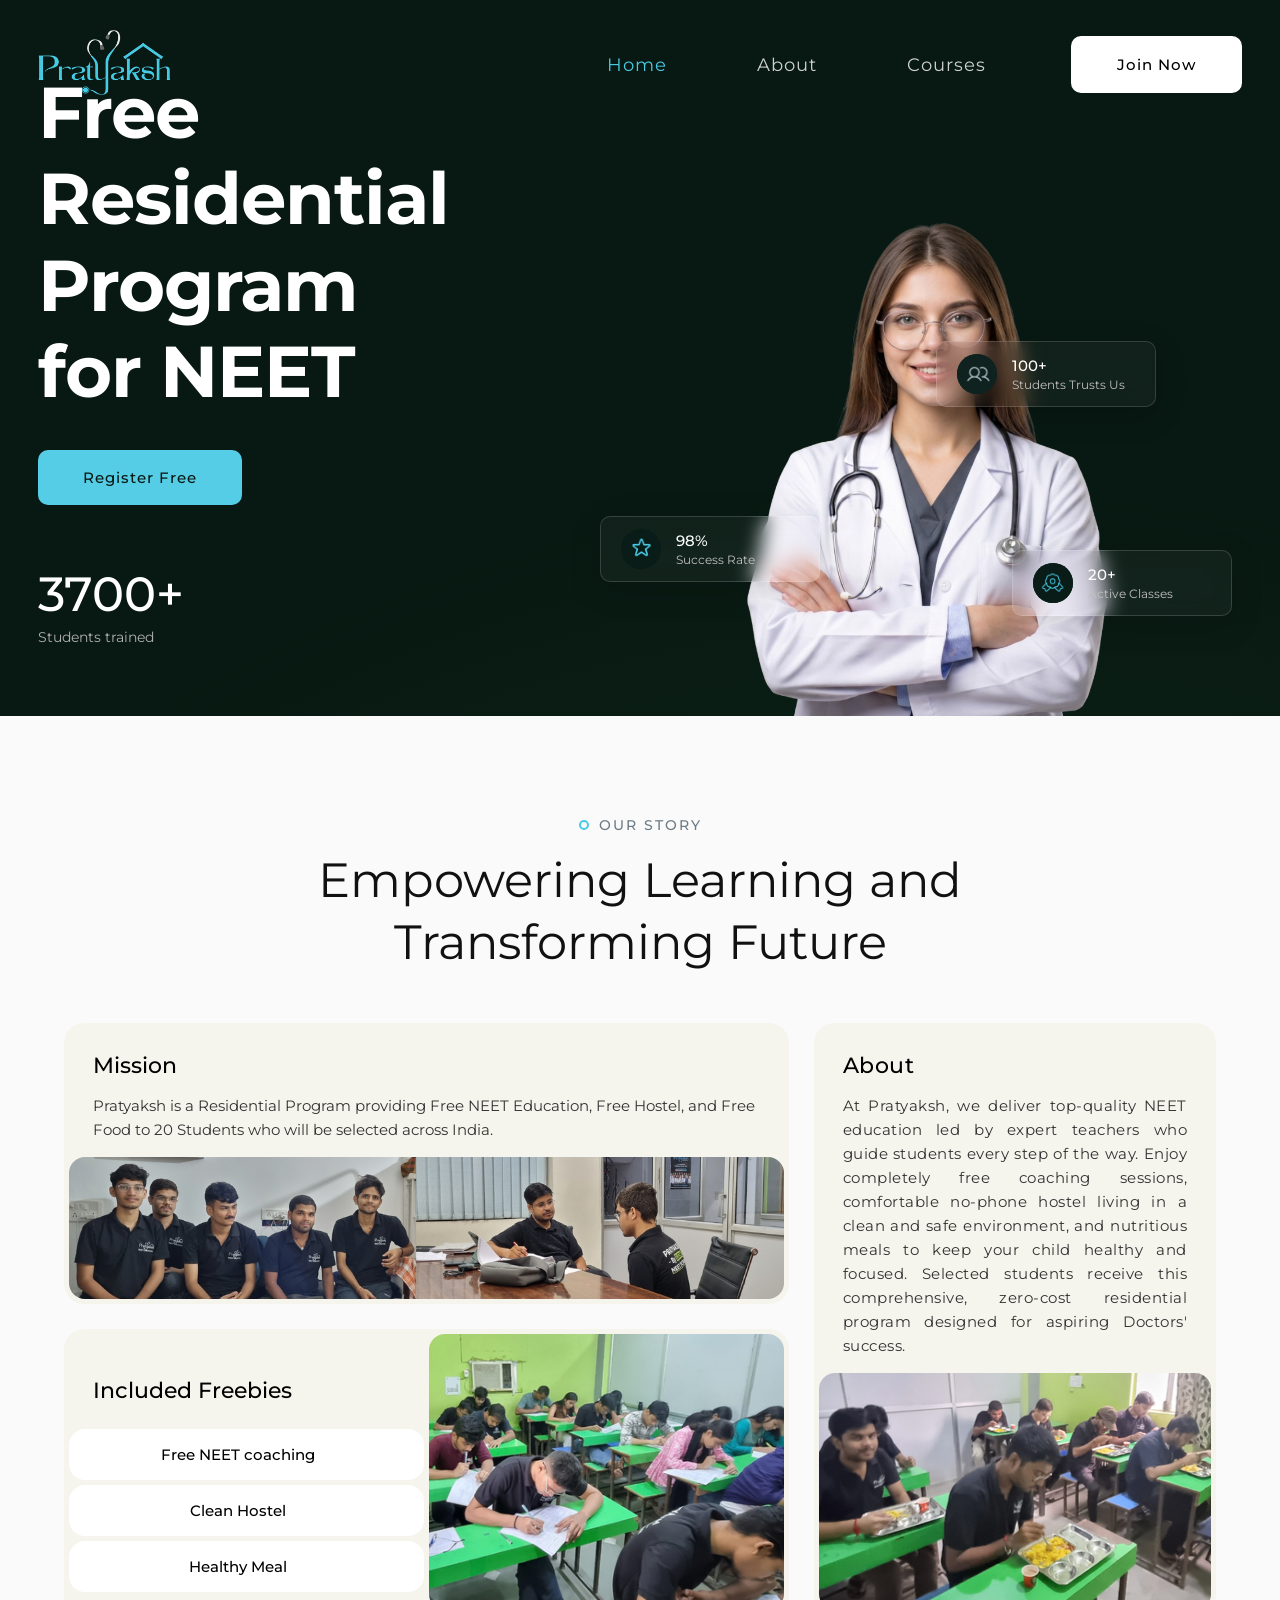
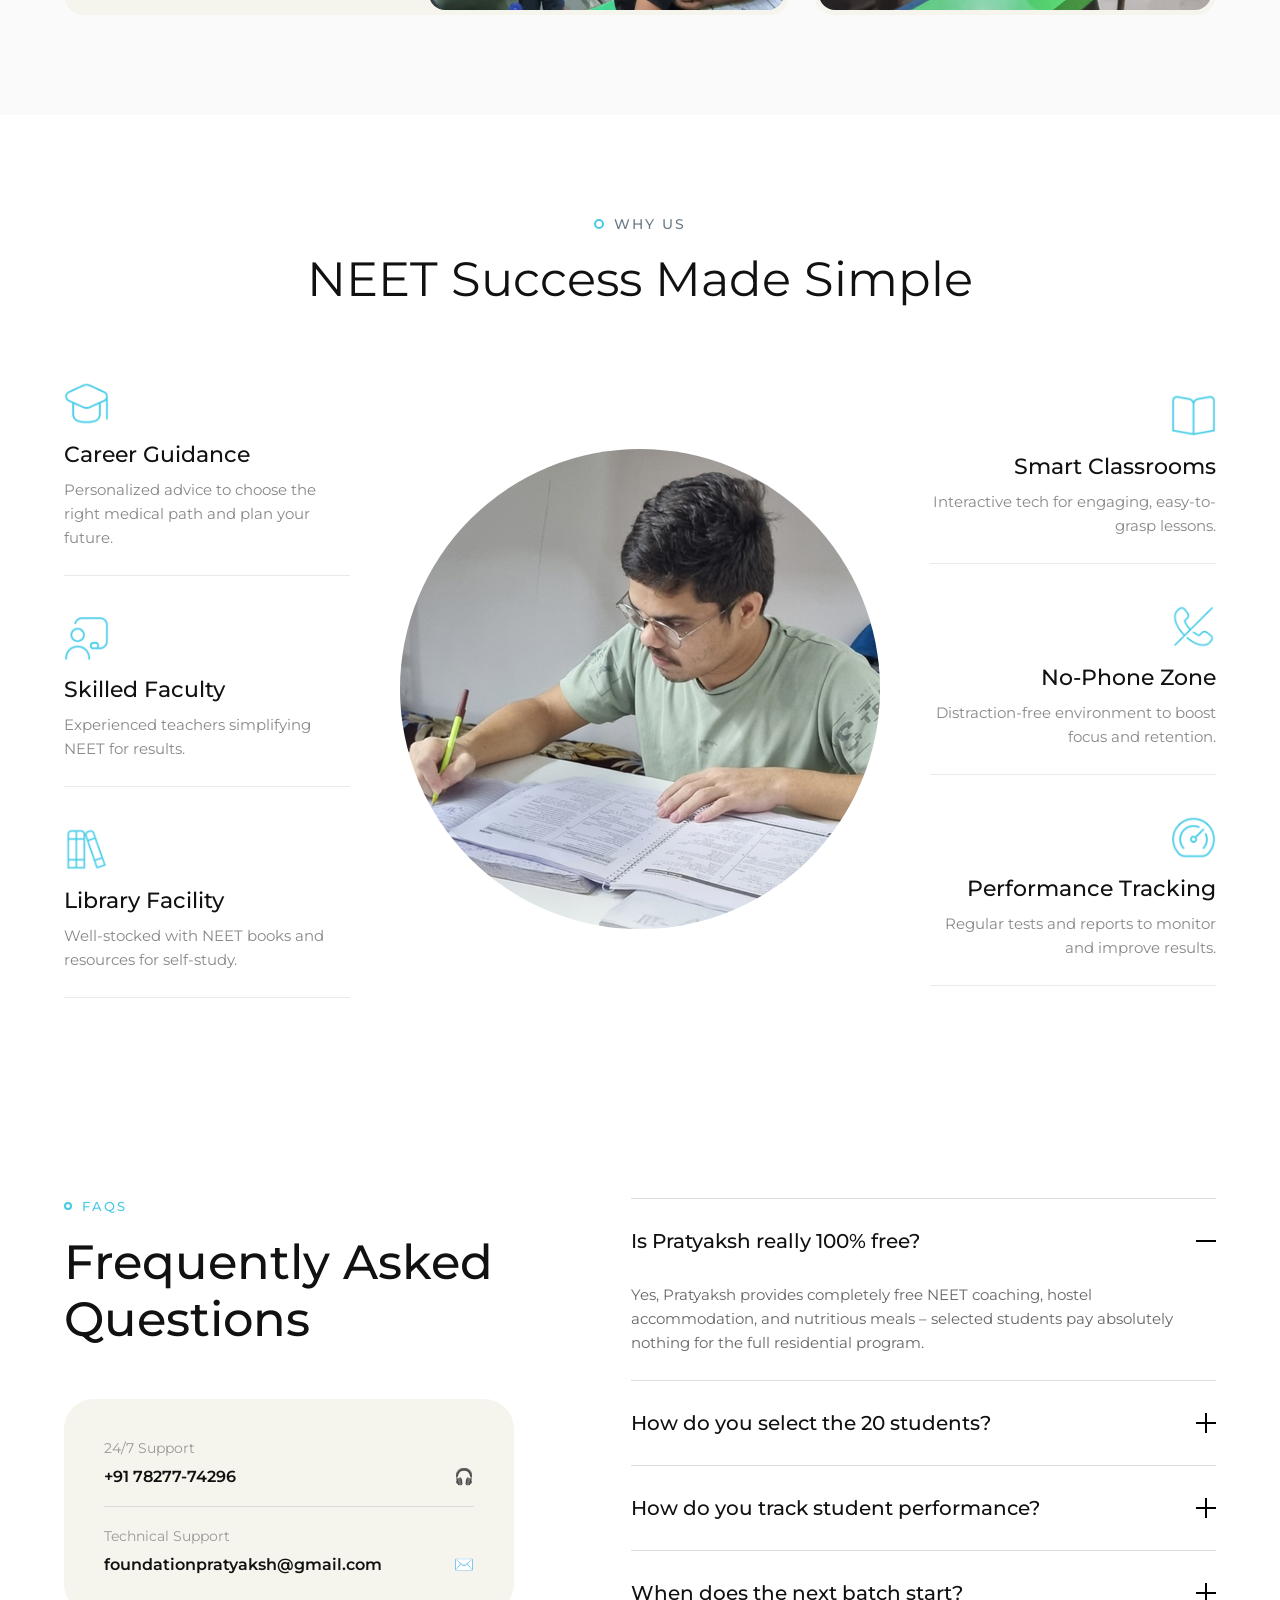
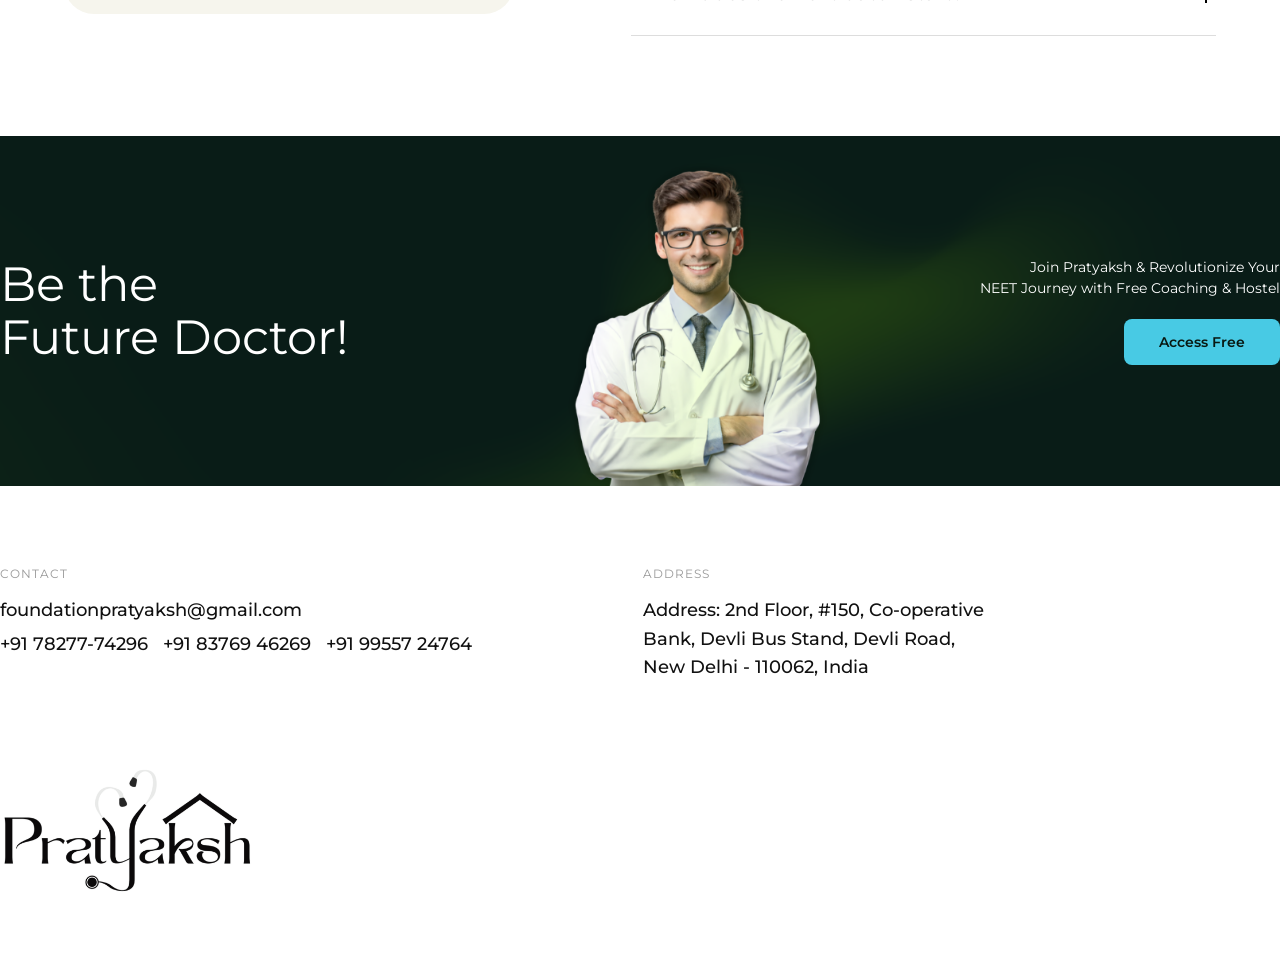
<file: Index.html>
<!DOCTYPE html>
<html lang="en">
<head>
	<meta name="viewport" content="width=device-width, initial-scale=1.0">
    <meta charset="UTF-8">
    <meta name="viewport" content="width=device-width, initial-scale=1.0">
    <title>Pratyaksh - NEET Program</title>
    <link rel="stylesheet" href="style.css">
    <link href="https://fonts.googleapis.com/css2?family=Montserrat:wght@400;500;600;700&display=swap" rel="stylesheet">
    <link rel="stylesheet" href="https://cdnjs.cloudflare.com/ajax/libs/font-awesome/6.4.0/css/all.min.css">
</head>
<body>

    <header class="navbar">
        <div class="logo">
            <img src="logo.png" alt="Pratyaksh Logo"> 
        </div>
        <nav class="nav-links">
            <a href="#" class="active">Home</a>
            <a href="about/aboutindex.html">About</a>
            <a href="#">Courses</a>
        </nav>
        <a href="https://forms.gle/hPpZQWegc2yfjvLv5" class="btn btn-white">Join Now</a>
    </header>
    <section class="hero">
        <div class="hero-content">
            <h1>Free <br> Residential Program <br> for NEET</h1>
            <a href="https://forms.gle/hPpZQWegc2yfjvLv5" class="btn btn-cyan">Register Free</a>
            
            <div class="stats-bottom">
                <h2>3700+</h2>
                <p>Students trained</p>
            </div>
        </div>

        <div class="hero-image-wrapper">
            <img src="doctor.png" alt="Doctor" class="main-doctor-img"> 
            
<div class="glass-card card-1">
        <div class="icon">
            <img src="100+ Students Trusts Us.png" alt="Trust Icon" class="hero-custom-icon">
        </div>
        <div class="text">
            <h4>100+</h4>
            <p>Students Trusts Us</p>
        </div>
    </div>

    <div class="glass-card card-2">
        <div class="icon">
            <img src="98% Success Rate.png"lt="Star Icon" class="hero-custom-icon">
        </div>
        <div class="text">
            <h4>98%</h4>
            <p>Success Rate</p>
        </div>
    </div>

    <div class="glass-card card-3">
        <div class="icon">
            <img src="20+ Active Classes.png" alt="Award Icon" class="hero-custom-icon">
        </div>
        <div class="text">
            <h4>20+</h4>
            <p>Active Classes</p>
        </div>
    </div>
</div>
    </section>
	
<section class="os-section">
    <div class="os-container">
        
        <div class="os-header">
            <p class="os-tagline"><span class="os-circle"></span> OUR STORY</p>
            <h2 class="os-title">Empowering Learning and <br> Transforming Future</h2>
        </div>

        <div class="os-grid">
            <div class="os-col-left">
                
                <div class="os-card os-card-mission">
                    <div class="os-text-box">
                        <h3 class="os-card-title">Mission</h3>
                        <p class="os-card-desc">Pratyaksh is a Residential Program providing Free NEET Education, Free Hostel, and Free Food to 20 Students who will be selected across India.</p>
                    </div>
                    <div class="os-img-mission"></div>
                </div>

                <div class="os-card os-card-freebies">
                    <div class="os-freebies-left">
                        <h3 class="os-card-titleIF">Included Freebies</h3>
                        <ul class="os-freebies-list">
                            <li>Free NEET coaching</li>
                            <li>Clean Hostel</li>
                            <li>Healthy Meal</li>
                        </ul>
                    </div>
                    <div class="os-img-freebies"></div>
                </div>

            </div>

            <div class="os-col-right">
                
                <div class="os-card os-card-about">
                    <div class="os-text-box">
                        <h3 class="os-card-title">About</h3>
                        <p class="os-card-desc">At Pratyaksh, we deliver top-quality NEET education led by expert teachers who guide students every step of the way. Enjoy completely free coaching sessions, comfortable no-phone hostel living in a clean and safe environment, and nutritious meals to keep your child healthy and focused. Selected students receive this comprehensive, zero-cost residential program designed for aspiring Doctors' success.</p>
                    </div>
                    <div class="os-img-about"></div>
                </div>

            </div>
        </div>

    </div>
</section>
	
	
	<section class="wu-section">
    <div class="wu-container">
        
        <div class="wu-header">
            <p class="wu-tagline"><span class="wu-circle"></span> WHY US</p>
            <h2 class="wu-title">NEET Success Made Simple</h2>
        </div>

        <div class="wu-grid">
            
            <div class="wu-col-left">
                <div class="wu-feature">
                    <img src="Career Guidance.png" alt="Career Guidance" class="wu-icon">
                    <h3>Career Guidance</h3>
                    <p>Personalized advice to choose the right medical path and plan your future.</p>
                </div>
                <div class="wu-feature">
                    <img src="Skilled Faculty.png" alt="Skilled Faculty" class="wu-icon">
                    <h3>Skilled Faculty</h3>
                    <p>Experienced teachers simplifying NEET for results.</p>
                </div>
                <div class="wu-feature">
                    <img src="Library Facility.png" alt="Library Facility" class="wu-icon">
                    <h3>Library Facility</h3>
                    <p>Well-stocked with NEET books and resources for self-study.</p>
                </div>
            </div>

            <div class="wu-col-center">
                <div class="wu-img-circle"></div>
            </div>

            <div class="wu-col-right">
                <div class="wu-feature">
                    <img src="Smart Classrooms.png" alt="Smart Classrooms" class="wu-icon">
                    <h3>Smart Classrooms</h3>
                    <p>Interactive tech for engaging, easy-to-grasp lessons.</p>
                </div>
                <div class="wu-feature">
                    <img src="No-Phone Zone.png" class="wu-icon">
                    <h3>No-Phone Zone</h3>
                    <p>Distraction-free environment to boost focus and retention.</p>
                </div>
                <div class="wu-feature">
                    <img src="Performance Tracking.png" alt="Performance Tracking" class="wu-icon">
                    <h3>Performance Tracking</h3>
                    <p>Regular tests and reports to monitor and improve results.</p>
                </div>
            </div>

        </div>

    </div>
</section>
	
	
	<section class="fq-section">
    <div class="fq-container">
        
        <div class="fq-grid">
            <div class="fq-left">
                <p class="fq-tagline"><span class="fq-circle"></span> FAQS</p>
                <h2 class="fq-title">Frequently Asked <br> Questions</h2>

                <div class="fq-support-card">
                    <div class="fq-support-item">
                        <p class="fq-support-label">24/7 Support</p>
                        <div class="fq-support-content">
                            <span class="fq-support-val">+91 78277-74296</span>
                            <span class="fq-support-icon">🎧</span>
                        </div>
                    </div>
                    <div class="fq-divider"></div>
                    <div class="fq-support-item">
                        <p class="fq-support-label">Technical Support</p>
                        <div class="fq-support-content">
                            <span class="fq-support-val">foundationpratyaksh@gmail.com</span>
                            <span class="fq-support-icon">✉️</span>
                        </div>
                    </div>
                </div>
            </div>

            <div class="fq-right">
                <div class="fq-accordion">
                    
                    <div class="fq-item active">
                        <div class="fq-question">
                            <span>Is Pratyaksh really 100% free?</span>
                            <span class="fq-toggle"></span>
                        </div>
                        <div class="fq-answer">
                            <div class="fq-answer-inner">
                                <p>Yes, Pratyaksh provides completely free NEET coaching, hostel accommodation, and nutritious meals – selected students pay absolutely nothing for the full residential program.</p>
                            </div>
                        </div>
                    </div>

                    <div class="fq-item">
                        <div class="fq-question">
                            <span>How do you select the 20 students?</span>
                            <span class="fq-toggle"></span>
                        </div>
                        <div class="fq-answer">
                            <div class="fq-answer-inner">
                                <p>Pratyaksh conducts a National-Level Talent Search across India to find the most promising medical aspirants. The selection is a multi-step journey to ensure only the most dedicated students join our program.</p>
                            </div>
                        </div>
                    </div>

                    <div class="fq-item">
                        <div class="fq-question">
                            <span>How do you track student performance?</span>
                            <span class="fq-toggle"></span>
                        </div>
                        <div class="fq-answer">
                            <div class="fq-answer-inner">
                                <p>We use a data-driven approach to ensure every student stays on the path to success.</p>
                            </div>
                        </div>
                    </div>

                    <div class="fq-item">
                        <div class="fq-question">
                            <span>When does the next batch start?</span>
                            <span class="fq-toggle"></span>
                        </div>
                        <div class="fq-answer">
                            <div class="fq-answer-inner">
                                <p>Our next residential batch is scheduled to commence in June. Registration for the selection test typically opens two months prior to the start date.</p>
                            </div>
                        </div>
                    </div>

                </div>
            </div>
        </div>

    </div>
</section>
	
	
	<footer class="ft-section">
    
    <div class="ft-banner-image">
        <div class="ft-container ft-banner-content">
            <div class="ft-banner-left">
                <h2>Be the <br> Future Doctor!</h2>
            </div>
            
            <div class="ft-banner-right">
                <p>Join Pratyaksh & Revolutionize Your <br> NEET Journey with Free Coaching & Hostel</p>
                <a href="https://forms.gle/hPpZQWegc2yfjvLv5" class="ft-btn-cyan">Access Free</a>
            </div>
        </div>
    </div>

    <div class="ft-bottom">
        <div class="ft-container">
            <div class="ft-info-grid">
                <div class="ft-col">
                    <p class="ft-label">Contact</p>
                    <p class="ft-value">foundationpratyaksh@gmail.com</p>
                    <p class="ft-value">+91 78277-74296<span style="margin-left: 15px;">+91 83769 46269<span style="margin-left: 15px;">+91 99557 24764</span></p>
                </div>

                <div class="ft-col">
                    <p class="ft-label">Address</p>
                    <p class="ft-value">
                        Address: 2nd Floor, #150, Co-operative <br>
                        Bank, Devli Bus Stand, Devli Road, <br>
                        New Delhi - 110062, India
                    </p>
                </div>
            </div>

            <div class="ft-logo-row">
                <img src="Bottom Logo.png" alt="Pratyaksh Logo" class="ft-main-logo">
            </div>
        </div>
    </div>

</footer>
	
	<script>
        document.querySelectorAll('.fq-question').forEach(question => {
            question.addEventListener('click', () => {
                const clickedItem = question.parentElement;

                if (clickedItem.classList.contains('active')) {
                    return; // Stays open if clicked again
                }

                document.querySelectorAll('.fq-item').forEach(item => {
                    item.classList.remove('active');
                });

                clickedItem.classList.add('active');
            });
        });
    </script>
	
    </body>
</html>
</file>
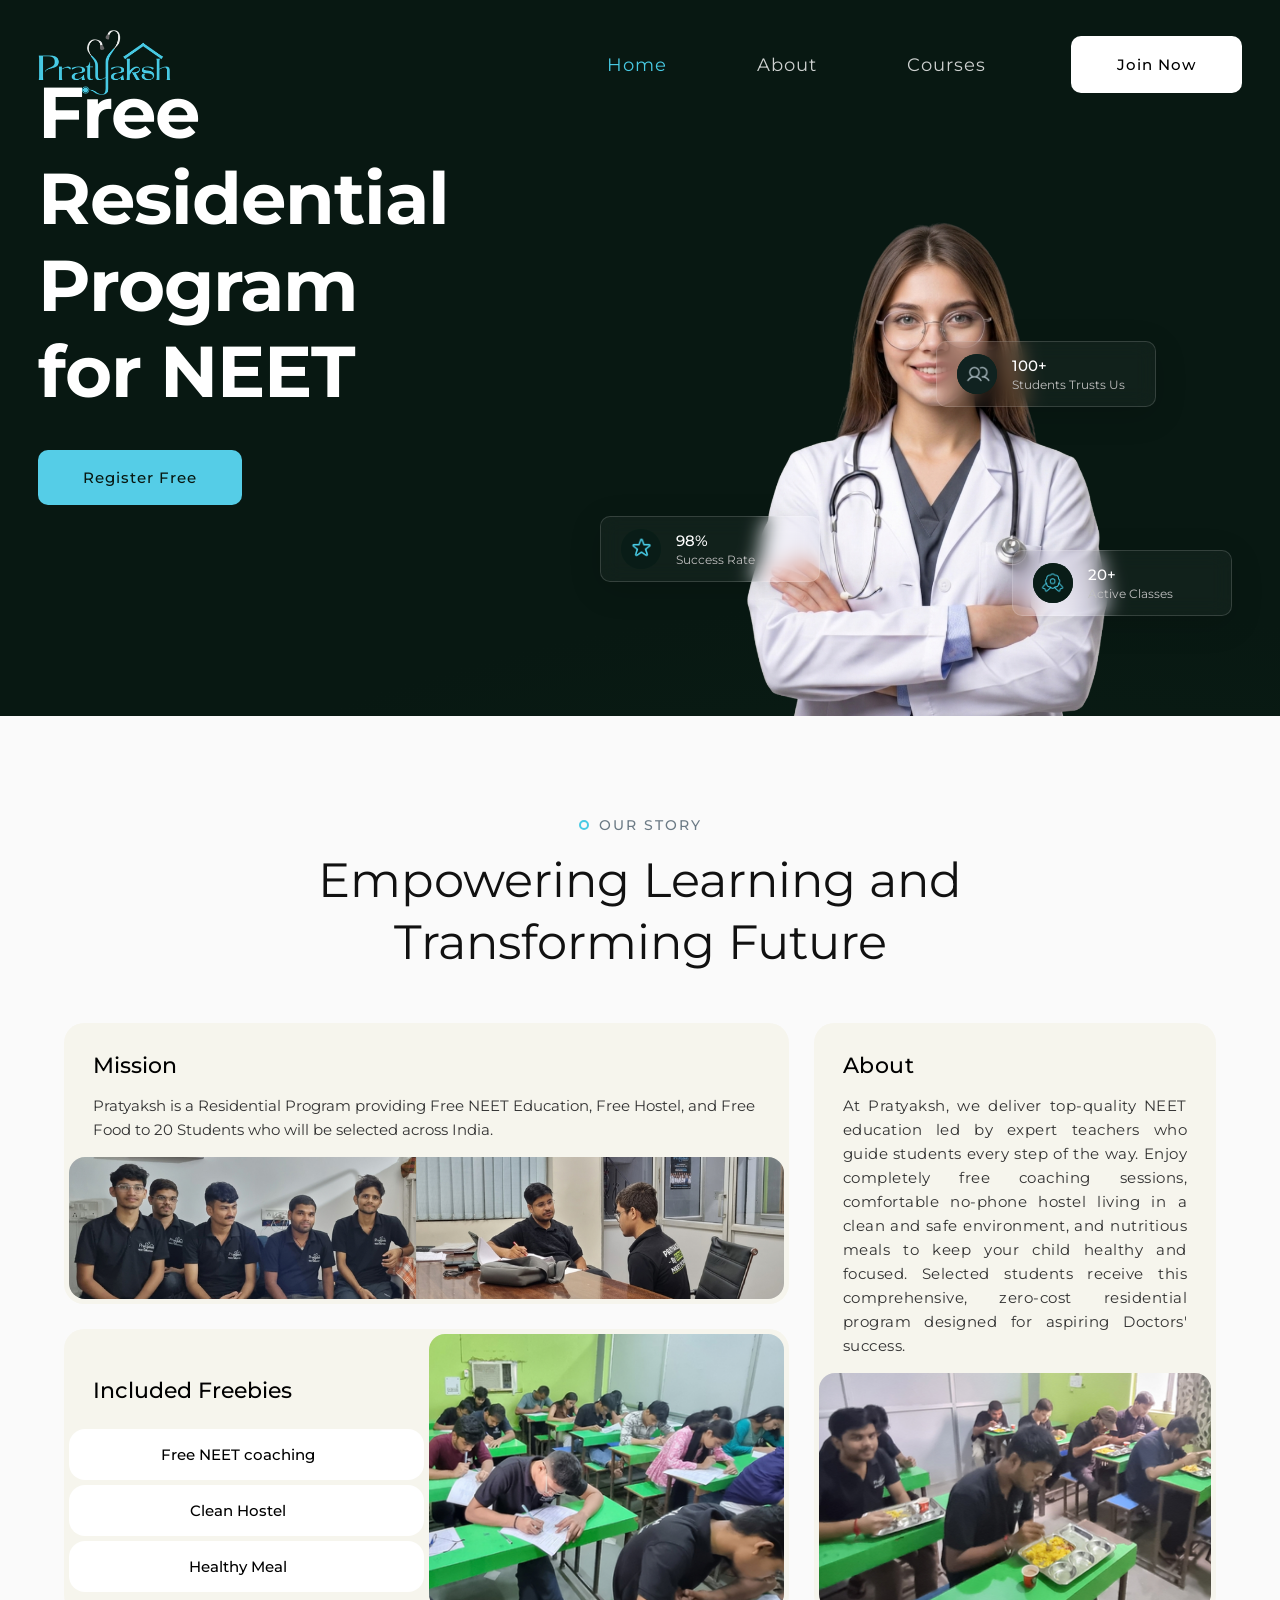
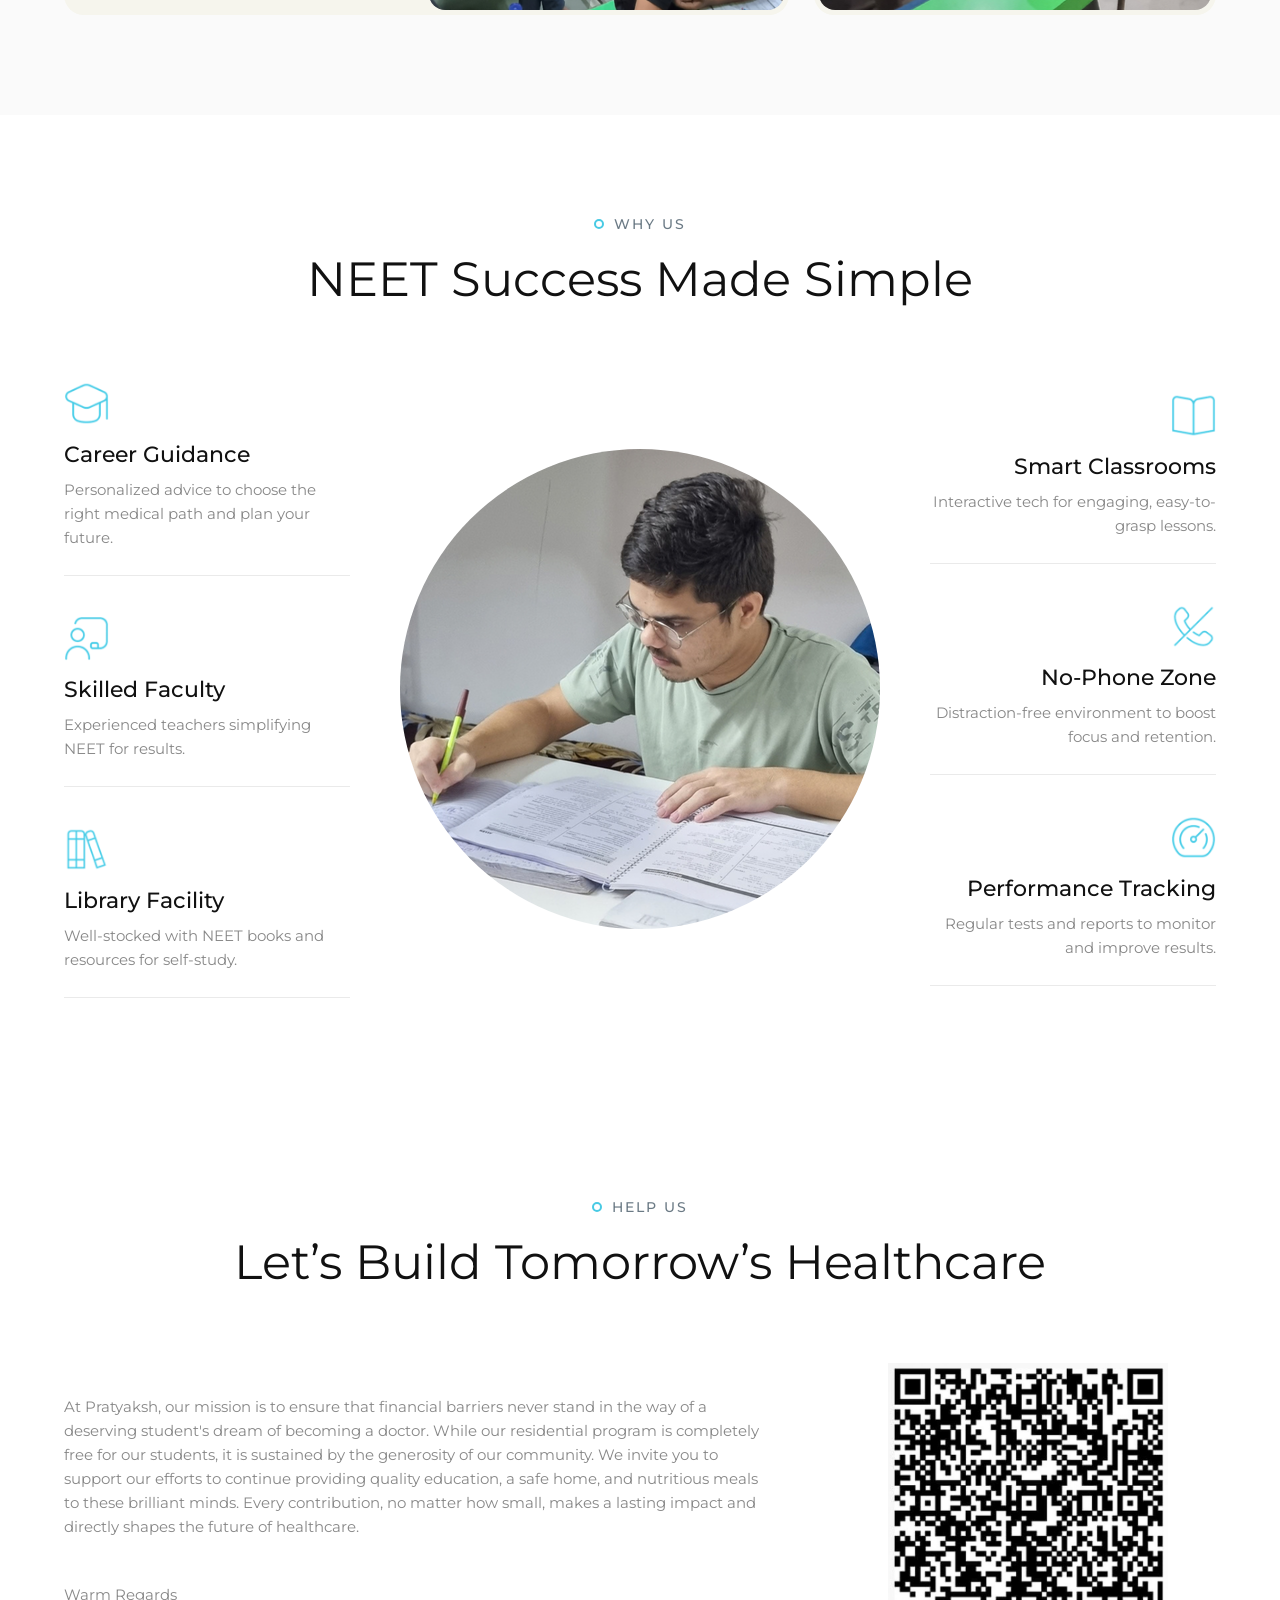
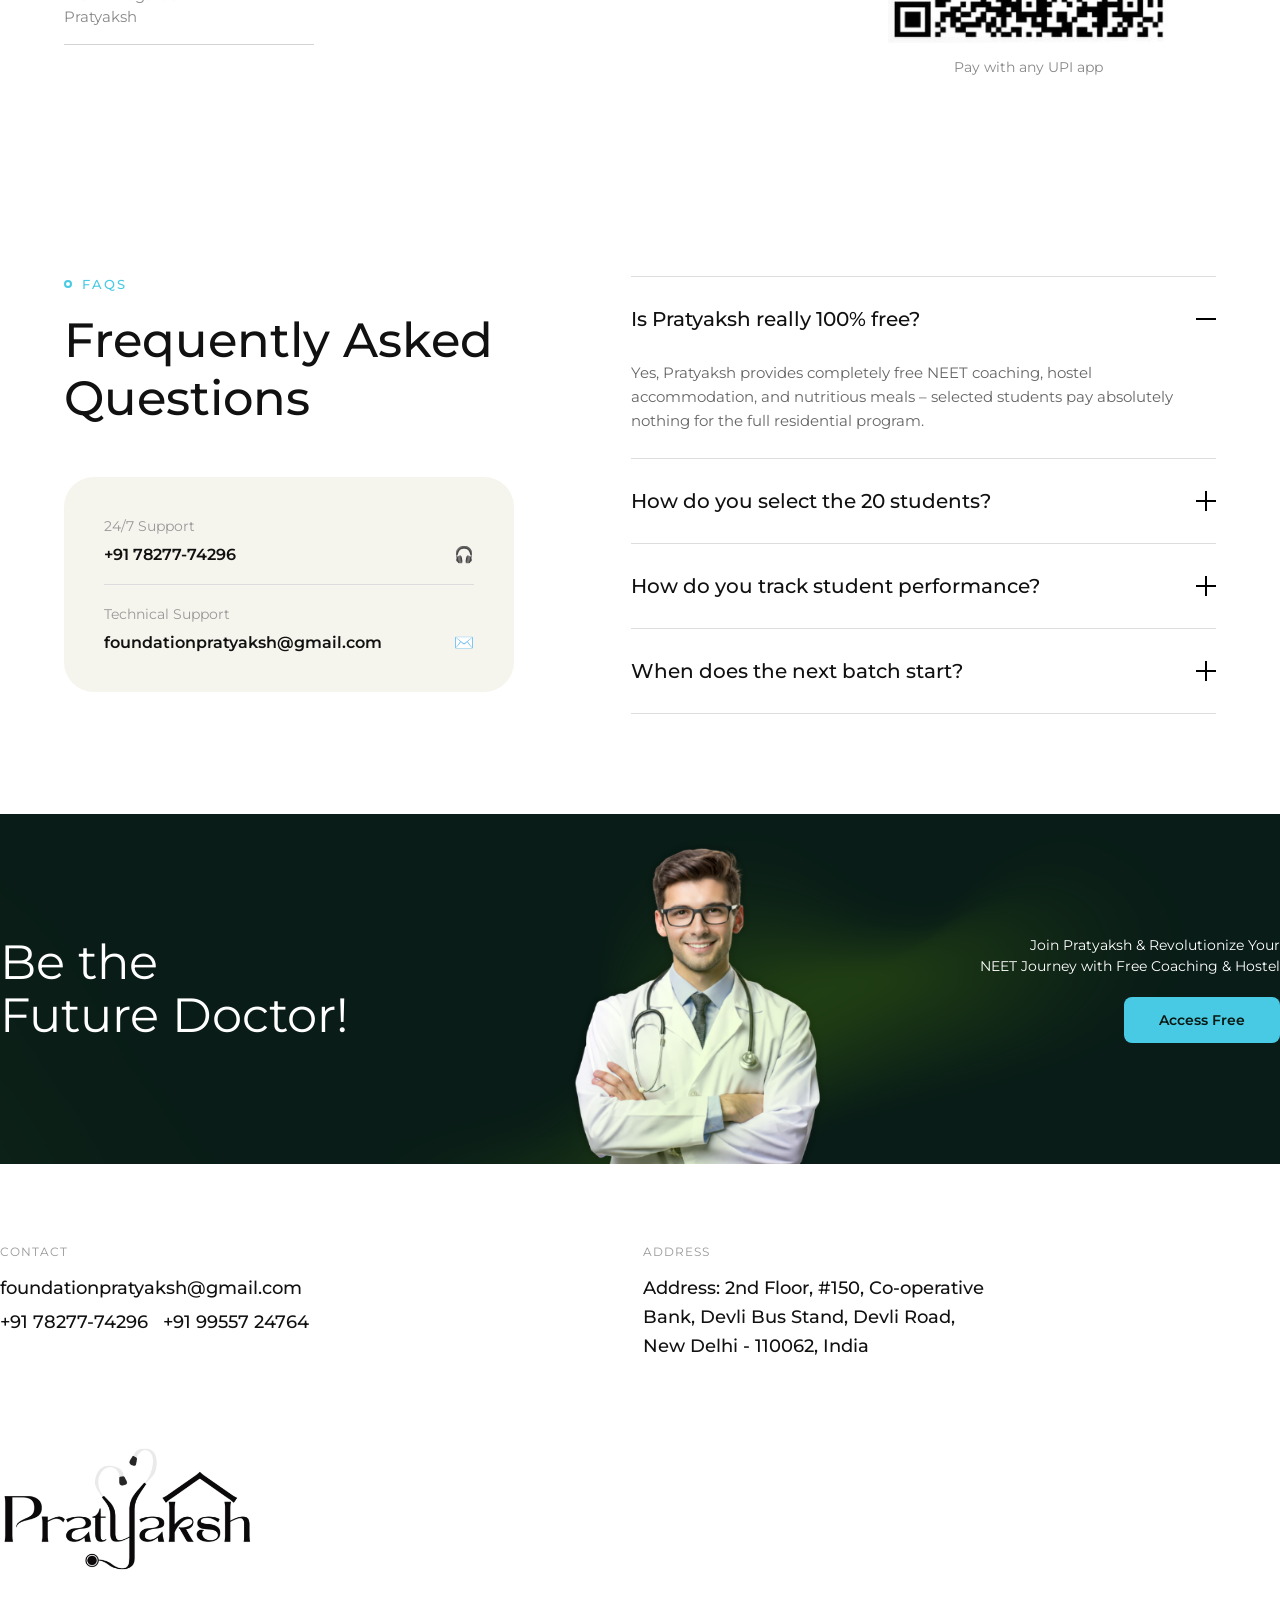
<file: index.html>
<!DOCTYPE html>
<html lang="en">
<head>
	<meta name="viewport" content="width=device-width, initial-scale=1.0">
    <meta charset="UTF-8">
    <meta name="viewport" content="width=device-width, initial-scale=1.0">
    <title>Pratyaksh - NEET Program</title>
    <link rel="stylesheet" href="style.css">
    <link href="https://fonts.googleapis.com/css2?family=Montserrat:wght@400;500;600;700&display=swap" rel="stylesheet">
    <link rel="stylesheet" href="https://cdnjs.cloudflare.com/ajax/libs/font-awesome/6.4.0/css/all.min.css">
</head>
<body>

    <header class="navbar">
        <div class="logo">
            <img src="logo.png" alt="Pratyaksh Logo"> 
        </div>
        <nav class="nav-links">
            <a href="#" class="active">Home</a>
            <a href="about/aboutindex.html">About</a>
            <a href="#">Courses</a>
        </nav>
        <a href="https://forms.gle/hPpZQWegc2yfjvLv5" class="btn btn-white">Join Now</a>
    </header>
    <section class="hero">
        <div class="hero-content" style="display: flex; flex-direction: column; justify-content: center; align-items: flex-start; height: 100%;">
            <h1>Free <br> Residential Program <br> for NEET</h1>
            <a href="https://forms.gle/hPpZQWegc2yfjvLv5" class="btn btn-cyan">Register Free</a>

<div class="stats-bottom" style="opacity: 0; pointer-events: none; user-select: none;">
    <h2>3700+</h2>
    <p>Students trained</p>
</div>
			
        </div>

        <div class="hero-image-wrapper">
            <img src="doctor.png" alt="Doctor" class="main-doctor-img"> 
            
<div class="glass-card card-1">
        <div class="icon">
            <img src="100+ Students Trusts Us.png" alt="Trust Icon" class="hero-custom-icon">
        </div>
        <div class="text">
            <h4>100+</h4>
            <p>Students Trusts Us</p>
        </div>
    </div>

    <div class="glass-card card-2">
        <div class="icon">
            <img src="success.png"lt="Star Icon" class="hero-custom-icon">
        </div>
        <div class="text">
            <h4>98%</h4>
            <p>Success Rate</p>
        </div>
    </div>

    <div class="glass-card card-3">
        <div class="icon">
            <img src="20+ Active Classes.png" alt="Award Icon" class="hero-custom-icon">
        </div>
        <div class="text">
            <h4>20+</h4>
            <p>Active Classes</p>
        </div>
    </div>
</div>
    </section>
	
<section class="os-section">
    <div class="os-container">
        
        <div class="os-header">
            <p class="os-tagline"><span class="os-circle"></span> OUR STORY</p>
            <h2 class="os-title">Empowering Learning and <br> Transforming Future</h2>
        </div>

        <div class="os-grid">
            <div class="os-col-left">
                
                <div class="os-card os-card-mission">
                    <div class="os-text-box">
                        <h3 class="os-card-title">Mission</h3>
                        <p class="os-card-desc">Pratyaksh is a Residential Program providing Free NEET Education, Free Hostel, and Free Food to 20 Students who will be selected across India.</p>
                    </div>
                    <div class="os-img-mission"></div>
                </div>

                <div class="os-card os-card-freebies">
                    <div class="os-freebies-left">
                        <h3 class="os-card-titleIF">Included Freebies</h3>
                        <ul class="os-freebies-list">
                            <li>Free NEET coaching</li>
                            <li>Clean Hostel</li>
                            <li>Healthy Meal</li>
                        </ul>
                    </div>
                    <div class="os-img-freebies"></div>
                </div>

            </div>

            <div class="os-col-right">
                
                <div class="os-card os-card-about">
                    <div class="os-text-box">
                        <h3 class="os-card-title">About</h3>
                        <p class="os-card-desc">At Pratyaksh, we deliver top-quality NEET education led by expert teachers who guide students every step of the way. Enjoy completely free coaching sessions, comfortable no-phone hostel living in a clean and safe environment, and nutritious meals to keep your child healthy and focused. Selected students receive this comprehensive, zero-cost residential program designed for aspiring Doctors' success.</p>
                    </div>
                    <div class="os-img-about"></div>
                </div>

            </div>
        </div>

    </div>
</section>
	
	
	<section class="wu-section">
    <div class="wu-container">
        
        <div class="wu-header">
            <p class="wu-tagline"><span class="wu-circle"></span> WHY US</p>
            <h2 class="wu-title">NEET Success Made Simple</h2>
        </div>

        <div class="wu-grid">
            
            <div class="wu-col-left">
                <div class="wu-feature">
                    <img src="Career Guidance.png" alt="Career Guidance" class="wu-icon">
                    <h3>Career Guidance</h3>
                    <p>Personalized advice to choose the right medical path and plan your future.</p>
                </div>
                <div class="wu-feature">
                    <img src="Skilled Faculty.png" alt="Skilled Faculty" class="wu-icon">
                    <h3>Skilled Faculty</h3>
                    <p>Experienced teachers simplifying NEET for results.</p>
                </div>
                <div class="wu-feature">
                    <img src="Library Facility.png" alt="Library Facility" class="wu-icon">
                    <h3>Library Facility</h3>
                    <p>Well-stocked with NEET books and resources for self-study.</p>
                </div>
            </div>

            <div class="wu-col-center">
                <div class="wu-img-circle"></div>
            </div>

            <div class="wu-col-right">
                <div class="wu-feature">
                    <img src="Smart Classrooms.png" alt="Smart Classrooms" class="wu-icon">
                    <h3>Smart Classrooms</h3>
                    <p>Interactive tech for engaging, easy-to-grasp lessons.</p>
                </div>
                <div class="wu-feature">
                    <img src="No-Phone Zone.png" class="wu-icon">
                    <h3>No-Phone Zone</h3>
                    <p>Distraction-free environment to boost focus and retention.</p>
                </div>
                <div class="wu-feature">
                    <img src="Performance Tracking.png" alt="Performance Tracking" class="wu-icon">
                    <h3>Performance Tracking</h3>
                    <p>Regular tests and reports to monitor and improve results.</p>
                </div>
            </div>

        </div>

    </div>
</section>



	<section class="hu-section">
    <div class="hu-container">
        
        <div class="hu-header">
            <p class="hu-tagline"><span class="hu-circle"></span> HELP US</p>
            <h2 class="hu-title">Let’s Build Tomorrow’s Healthcare</h2>
        </div>

        <div class="hu-grid">
            <div class="hu-left">
                <p class="hu-desc">At Pratyaksh, our mission is to ensure that financial barriers never stand in the way of a deserving student's dream of becoming a doctor. While our residential program is completely free for our students, it is sustained by the generosity of our community. We invite you to support our efforts to continue providing quality education, a safe home, and nutritious meals to these brilliant minds. Every contribution, no matter how small, makes a lasting impact and directly shapes the future of healthcare.</p>
                
                <div class="hu-signoff">
                    <p>Warm Regards<br>Pratyaksh</p>
                    <div class="hu-divider"></div>
                </div>
            </div>

            <div class="hu-right">
                <div class="hu-qr-box">
                    <!-- Replace 'donation-qr.png' with your actual QR code image file -->
                    <img src="qrpratyaksh.png" alt="Donation QR Code" class="hu-qr-img">
                    <p class="hu-qr-text">Pay with any UPI app</p>
                </div>
            </div>
        </div>

    </div>
</section>	
	
	
	
	<section class="fq-section">
    <div class="fq-container">
        
        <div class="fq-grid">
            <div class="fq-left">
                <p class="fq-tagline"><span class="fq-circle"></span> FAQS</p>
                <h2 class="fq-title">Frequently Asked <br> Questions</h2>

                <div class="fq-support-card">
                    <div class="fq-support-item">
                        <p class="fq-support-label">24/7 Support</p>
                        <div class="fq-support-content">
                            <span class="fq-support-val">+91 78277-74296</span>
                            <span class="fq-support-icon">🎧</span>
                        </div>
                    </div>
                    <div class="fq-divider"></div>
                    <div class="fq-support-item">
                        <p class="fq-support-label">Technical Support</p>
                        <div class="fq-support-content">
                            <span class="fq-support-val">foundationpratyaksh@gmail.com</span>
                            <span class="fq-support-icon">✉️</span>
                        </div>
                    </div>
                </div>
            </div>

            <div class="fq-right">
                <div class="fq-accordion">
                    
                    <div class="fq-item active">
                        <div class="fq-question">
                            <span>Is Pratyaksh really 100% free?</span>
                            <span class="fq-toggle"></span>
                        </div>
                        <div class="fq-answer">
                            <div class="fq-answer-inner">
                                <p>Yes, Pratyaksh provides completely free NEET coaching, hostel accommodation, and nutritious meals – selected students pay absolutely nothing for the full residential program.</p>
                            </div>
                        </div>
                    </div>

                    <div class="fq-item">
                        <div class="fq-question">
                            <span>How do you select the 20 students?</span>
                            <span class="fq-toggle"></span>
                        </div>
                        <div class="fq-answer">
                            <div class="fq-answer-inner">
                                <p>Pratyaksh conducts a National-Level Talent Search across India to find the most promising medical aspirants. The selection is a multi-step journey to ensure only the most dedicated students join our program.</p>
                            </div>
                        </div>
                    </div>

                    <div class="fq-item">
                        <div class="fq-question">
                            <span>How do you track student performance?</span>
                            <span class="fq-toggle"></span>
                        </div>
                        <div class="fq-answer">
                            <div class="fq-answer-inner">
                                <p>We use a data-driven approach to ensure every student stays on the path to success.</p>
                            </div>
                        </div>
                    </div>

                    <div class="fq-item">
                        <div class="fq-question">
                            <span>When does the next batch start?</span>
                            <span class="fq-toggle"></span>
                        </div>
                        <div class="fq-answer">
                            <div class="fq-answer-inner">
                                <p>Our next residential batch is scheduled to commence in June. Registration for the selection test typically opens two months prior to the start date.</p>
                            </div>
                        </div>
                    </div>

                </div>
            </div>
        </div>

    </div>
</section>


	<footer class="ft-section">
    
    <div class="ft-banner-image">
        <div class="ft-container ft-banner-content">
            <div class="ft-banner-left">
                <h2>Be the <br> Future Doctor!</h2>
            </div>
            
            <div class="ft-banner-right">
                <p>Join Pratyaksh & Revolutionize Your <br> NEET Journey with Free Coaching & Hostel</p>
                <a href="https://forms.gle/hPpZQWegc2yfjvLv5" class="ft-btn-cyan">Access Free</a>
            </div>
        </div>
    </div>

    <div class="ft-bottom">
        <div class="ft-container">
            <div class="ft-info-grid">
                <div class="ft-col">
                    <p class="ft-label">Contact</p>
                    <p class="ft-value">foundationpratyaksh@gmail.com</p>
                    <p class="ft-value">+91 78277-74296<span style="margin-left: 15px;">+91 99557 24764</span></p>
                </div>

                <div class="ft-col">
                    <p class="ft-label">Address</p>
                    <p class="ft-value">
                        Address: 2nd Floor, #150, Co-operative <br>
                        Bank, Devli Bus Stand, Devli Road, <br>
                        New Delhi - 110062, India
                    </p>
                </div>
            </div>

            <div class="ft-logo-row">
                <img src="Bottom Logo.png" alt="Pratyaksh Logo" class="ft-main-logo">
            </div>
        </div>
    </div>

</footer>
	
	<script>
        document.querySelectorAll('.fq-question').forEach(question => {
            question.addEventListener('click', () => {
                const clickedItem = question.parentElement;

                if (clickedItem.classList.contains('active')) {
                    return; // Stays open if clicked again
                }

                document.querySelectorAll('.fq-item').forEach(item => {
                    item.classList.remove('active');
                });

                clickedItem.classList.add('active');
            });
        });
    </script>
	
    </body>
</html>
</file>
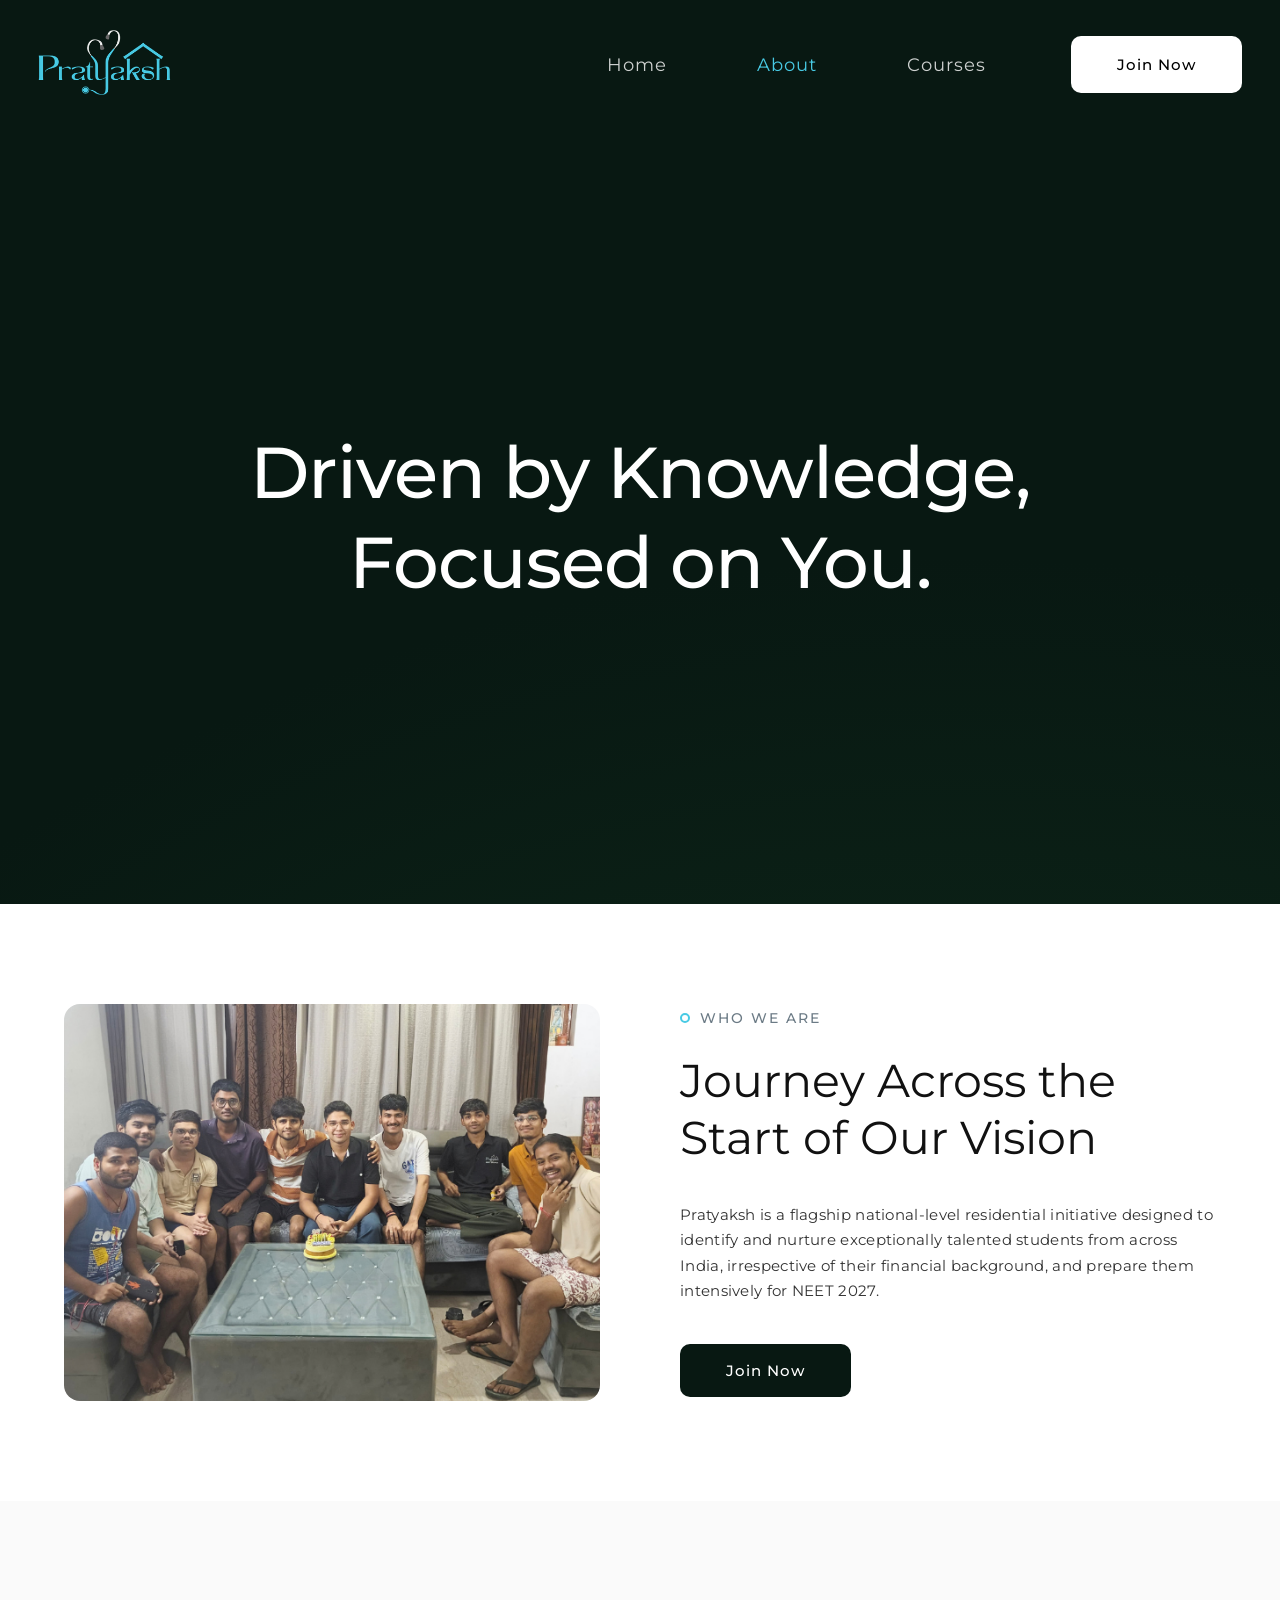
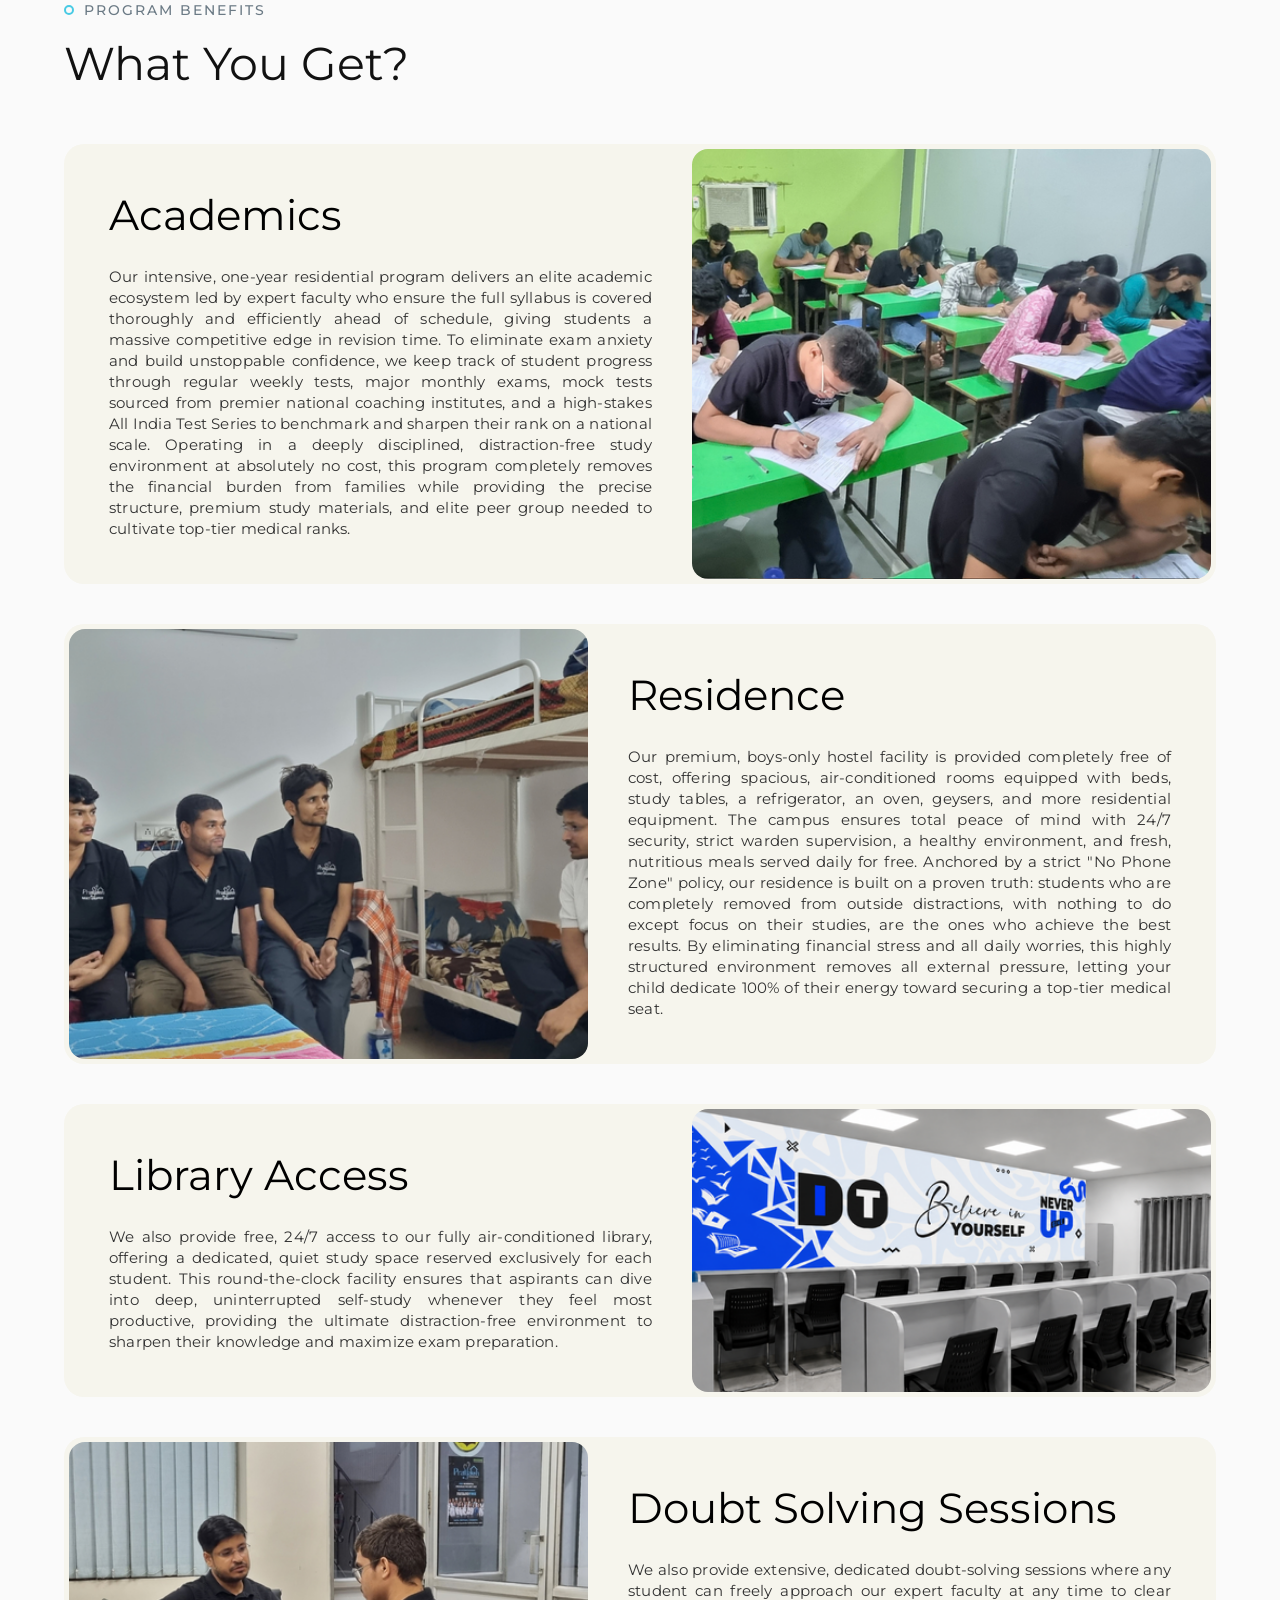
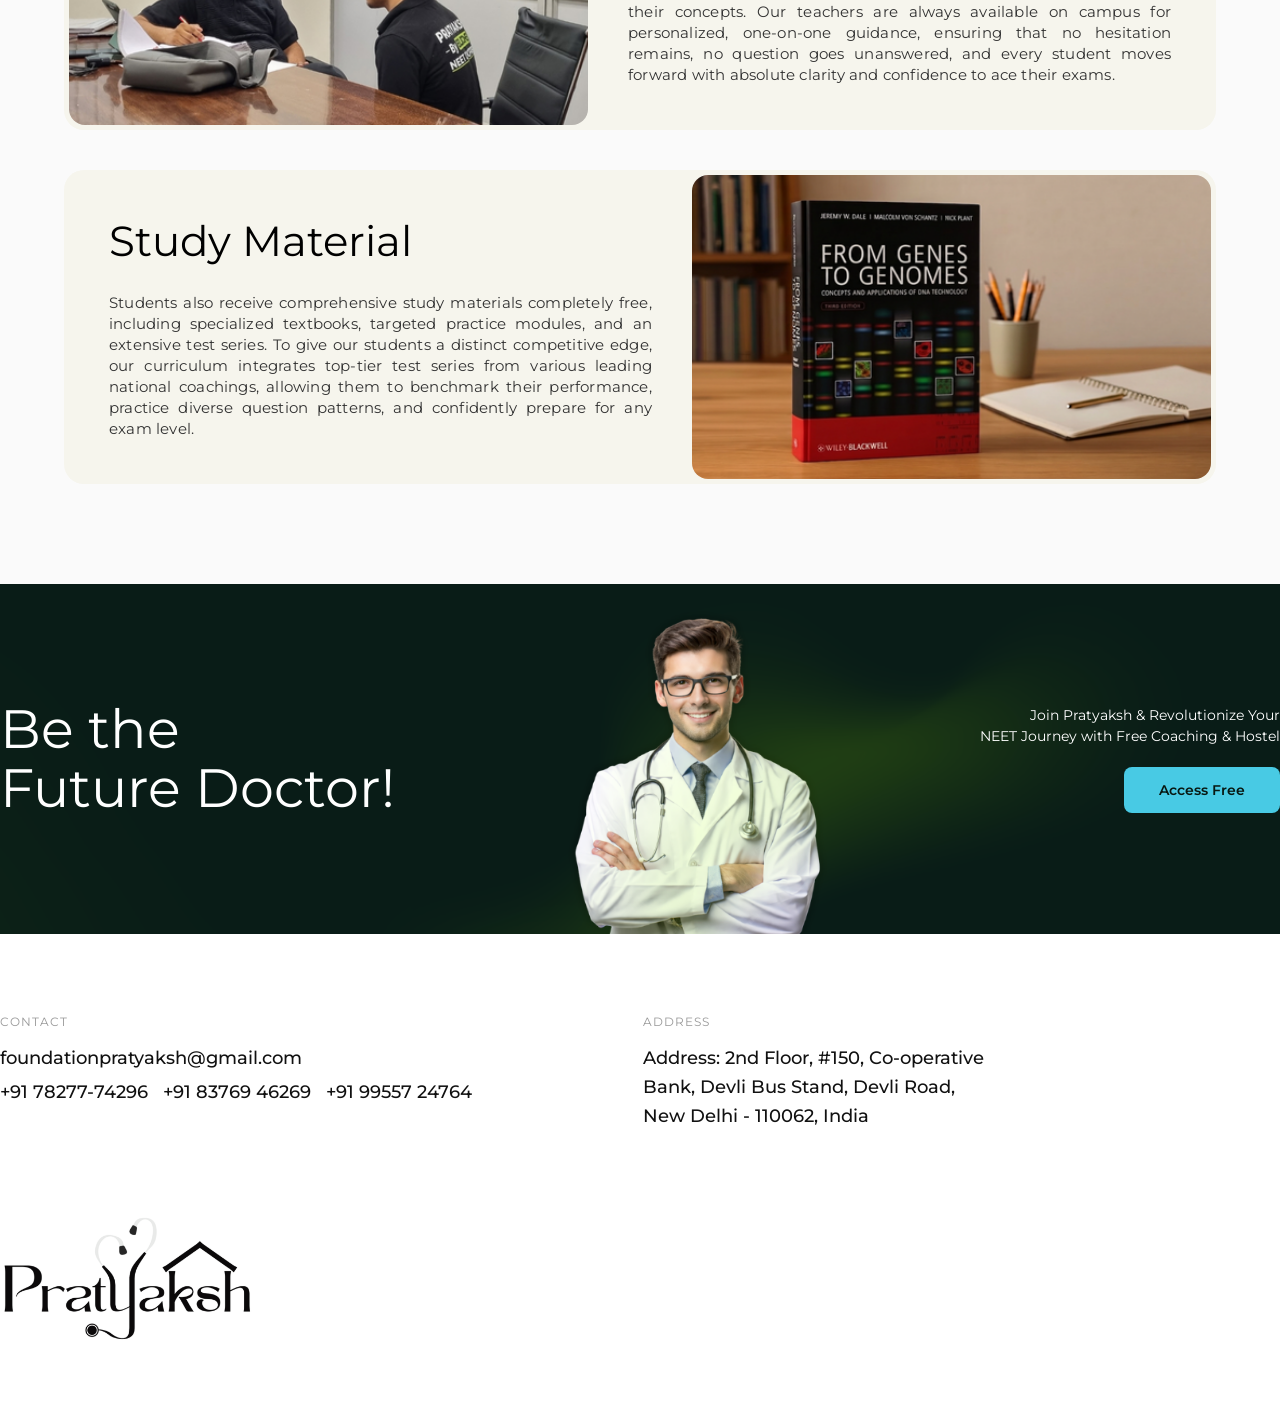
<file: about/aboutindex.html>
<!DOCTYPE html>
<html lang="en">
<head>
    <meta charset="UTF-8">
    <meta name="viewport" content="width=device-width, initial-scale=1.0">
    <title>About Us - Pratyaksh</title>
    <link rel="stylesheet" href="about.css">
    <link href="https://fonts.googleapis.com/css2?family=Montserrat:wght@400;500;600;700&display=swap" rel="stylesheet">
    <link rel="stylesheet" href="https://cdnjs.cloudflare.com/ajax/libs/font-awesome/6.4.0/css/all.min.css">
</head>
<body>

    <header class="navbar">
        <div class="logo">
            <a href="../index.html"><img src="../logo.png" alt="Pratyaksh Logo"></a> 
        </div>
        <nav class="nav-links">
            <a href="../index.html">Home</a>
            <a href="index.html" class="active">About</a>
            <a href="#">Courses</a>
        </nav>
        <a href="https://forms.gle/hPpZQWegc2yfjvLv5" class="btn btn-white">Join Now</a>
    </header>

    <section class="about-hero">
        <div class="about-hero-content">
            <h1>Driven by Knowledge,<br>Focused on You.</h1>
        </div>
    </section>

	
	
	<section class="wwa-section">
        <div class="wwa-container">
            
            <div class="wwa-img-box">
                <img src="journey.png" alt="Our Vision Journey">
            </div>

            <div class="wwa-content-box">
                <p class="wwa-tagline"><span class="wwa-circle"></span> Who We Are</p>
                <h2 class="wwa-title">Journey Across the <br> Start of Our Vision</h2>
                
                <p class="wwa-desc">
                    Pratyaksh is a flagship national-level residential initiative designed to identify and nurture exceptionally talented students from across India, irrespective of their financial background, and prepare them intensively for NEET 2027.
                </p>

                <a href="https://forms.gle/hPpZQWegc2yfjvLv5" class="wwa-btn">Join Now</a>
            </div>

        </div>
    </section>
	
	
	<section class="pb-section">
        <div class="pb-container">
            
            <div class="pb-header">
                <p class="pb-tagline"><span class="pb-circle"></span> PROGRAM BENEFITS</p>
                <h2 class="pb-title">What You Get?</h2>
            </div>

            <div class="pb-card">
                <div class="pb-text-box">
                    <h3 class="pb-card-title">Academics</h3>
                    <p class="pb-card-desc">
                        Our intensive, one-year residential program delivers an elite academic ecosystem led by expert faculty who ensure the full syllabus is covered thoroughly and efficiently ahead of schedule, giving students a massive competitive edge in revision time. To eliminate exam anxiety and build unstoppable confidence, we keep track of student progress through regular weekly tests, major monthly exams, mock tests sourced from premier national coaching institutes, and a high-stakes All India Test Series to benchmark and sharpen their rank on a national scale. Operating in a deeply disciplined, distraction-free study environment at absolutely no cost, this program completely removes the financial burden from families while providing the precise structure, premium study materials, and elite peer group needed to cultivate top-tier medical ranks.
                    </p>
                </div>
                <div class="pb-img-box">
                    <img src="academics.png" alt="Academics Benefit Overview">
                </div>
            </div>

            <div class="pb-card pb-card-reverse">
                <div class="pb-img-box">
                    <img src="residence.png" alt="Residence Benefit Overview">
                </div>
                <div class="pb-text-box">
                    <h3 class="pb-card-title">Residence</h3>
                    <p class="pb-card-desc">
                        Our premium, boys-only hostel facility is provided completely free of cost, offering spacious, air-conditioned rooms equipped with beds, study tables, a refrigerator, an oven, geysers, and more residential equipment. The campus ensures total peace of mind with 24/7 security, strict warden supervision, a healthy environment, and fresh, nutritious meals served daily for free. Anchored by a strict "No Phone Zone" policy, our residence is built on a proven truth: students who are completely removed from outside distractions, with nothing to do except focus on their studies, are the ones who achieve the best results. By eliminating financial stress and all daily worries, this highly structured environment removes all external pressure, letting your child dedicate 100% of their energy toward securing a top-tier medical seat.
                    </p>
                </div>
            </div>

            <div class="pb-card">
                <div class="pb-text-box">
                    <h3 class="pb-card-title">Library Access</h3>
                    <p class="pb-card-desc">
                        We also provide free, 24/7 access to our fully air-conditioned library, offering a dedicated, quiet study space reserved exclusively for each student. This round-the-clock facility ensures that aspirants can dive into deep, uninterrupted self-study whenever they feel most productive, providing the ultimate distraction-free environment to sharpen their knowledge and maximize exam preparation.
                    </p>
                </div>
                <div class="pb-img-box">
                    <img src="library.png" alt="Library Access Benefit Overview">
                </div>
            </div>

            <div class="pb-card pb-card-reverse">
                <div class="pb-img-box">
                    <img src="doubt.png" alt="Doubt Solving Sessions Benefit Overview">
                </div>
                <div class="pb-text-box">
                    <h3 class="pb-card-title">Doubt Solving Sessions</h3>
                    <p class="pb-card-desc">
                        We also provide extensive, dedicated doubt-solving sessions where any student can freely approach our expert faculty at any time to clear their concepts. Our teachers are always available on campus for personalized, one-on-one guidance, ensuring that no hesitation remains, no question goes unanswered, and every student moves forward with absolute clarity and confidence to ace their exams.
                    </p>
                </div>
            </div>

            <div class="pb-card">
                <div class="pb-text-box">
                    <h3 class="pb-card-title">Study Material</h3>
                    <p class="pb-card-desc">
                        Students also receive comprehensive study materials completely free, including specialized textbooks, targeted practice modules, and an extensive test series. To give our students a distinct competitive edge, our curriculum integrates top-tier test series from various leading national coachings, allowing them to benchmark their performance, practice diverse question patterns, and confidently prepare for any exam level.
                    </p>
                </div>
                <div class="pb-img-box">
                    <img src="studymaterial.png" alt="Study Material Benefit Overview">
                </div>
            </div>

        </div>
    </section>
	
	
	
	<footer class="ft-section">
    
    <div class="ft-banner-image">
        <div class="ft-container ft-banner-content">
            <div class="ft-banner-left">
                <h2>Be the <br> Future Doctor!</h2>
            </div>
            
            <div class="ft-banner-right">
                <p>Join Pratyaksh & Revolutionize Your <br> NEET Journey with Free Coaching & Hostel</p>
                <a href="https://forms.gle/hPpZQWegc2yfjvLv5" class="ft-btn-cyan">Access Free</a>
            </div>
        </div>
    </div>

    <div class="ft-bottom">
        <div class="ft-container">
            <div class="ft-info-grid">
                <div class="ft-col">
                    <p class="ft-label">Contact</p>
                    <p class="ft-value">foundationpratyaksh@gmail.com</p>
                    <p class="ft-value">+91 78277-74296<span style="margin-left: 15px;">+91 83769 46269<span style="margin-left: 15px;">+91 99557 24764</span></p>
                </div>

                <div class="ft-col">
                    <p class="ft-label">Address</p>
                    <p class="ft-value">
                        Address: 2nd Floor, #150, Co-operative <br>
                        Bank, Devli Bus Stand, Devli Road, <br>
                        New Delhi - 110062, India
                    </p>
                </div>
            </div>

            <div class="ft-logo-row">
                <img src="Bottom Logo.png" alt="Pratyaksh Logo" class="ft-main-logo">
            </div>
        </div>
    </div>

</footer>
	
	
</body>
</html>
</file>
<file: style.css>
/* --- Basic Reset & Setup --- */
* {
    margin: 0;
    padding: 0;
    box-sizing: border-box;
    font-family: 'Montserrat', sans-serif;
}

body {
    /* Recreating the dark green radial glow from the image */
    background: radial-gradient(circle at 75% 50%, #153c24, #081812 70%);
    color: #ffffff;
    min-height: 100vh;
    overflow-x: hidden;
}

/* --- Navbar Styling --- */
.navbar {
    display: flex;
    justify-content: space-between;
    align-items: center;
    padding: 30px 3%;
}

.logo img {
    height: 65px; /* Adjust this to fit your actual logo perfectly */
}

.nav-links {
    display: flex;
    margin-left: auto; /* This pushes the links to the right */
    margin-right: 40px; /* This creates the gap between links and button */
}

.nav-links a {
    color: #ffffff;
    text-decoration: none;
    margin: 0 45px;
    font-size: 18px;
	letter-spacing: 1px;
    opacity: 0.8;
    transition: 0.3s ease;
}

.nav-links a:hover, .nav-links a.active {
    color: #48CAE4;
    opacity: 1;
}

/* --- Button Styling --- */
.btn {
    padding: 18px 45px;
    border-radius: 10px;
    text-decoration: none;
    font-weight: 500;
    font-size: 15px;
	letter-spacing: 1px;
    transition: 0.3s ease;
    cursor: pointer;
    display: inline-block;
}

.btn-white {
    background-color: #ffffff;
    color: #000000;
	font-weight: 500;
	border: 1px solid transparent;
}

.btn-white:hover {
    background-color: transparent !important;
    color: #ffffff !important;
    border-color: #ffffff !important; /* Just change the color, don't add a new border */
}

.btn-cyan {
    background-color: #55cde7; /* The teal/cyan color from your design */
    color: #081812;
    font-weight: 500;
}

.btn-cyan:hover {
	background-color: #ffffff !important; /* Changes from Cyan to White */
    color: #081812 !important;           /* Dark text for contrast */
    border: none !important;              /* Ensures no outline appears */
}

/* --- Hero Section Styling --- */
.hero {
    display: flex;
    justify-content: space-between;
    align-items: flex-end;
    padding: 10px 3% 0px;
}

.hero-content {
    max-width: 58%;
	transform: translateY(-70px);
}

.hero-content h1 {
    font-size: 72px;
    line-height: 1.2;
    margin-bottom: 35px;
    font-weight: 700;
    letter-spacing: -1px;
}

.stats-bottom {
    margin-top: 60px;
}

.stats-bottom h2 {
    font-size: 32px;
    font-weight: 500;
    color: #ffffff;
}

.stats-bottom p {
    font-size: 14px;
    color: #b0b0b0;
    margin-top: 5px;
}

/* --- Hero Image & Floating Glass Cards --- */
.hero-image-wrapper {
    position: relative;
    width: 45%;
    display: flex;
    justify-content: center;
	align-items: flex-end;
	right: 5%;
}

.main-doctor-img {
    max-width: 100%;
    height: auto;
    z-index: 2;
	display: block;
}

/* Glassmorphism Effect */
.glass-card {
    position: absolute;
    background: rgba(255, 255, 255, 0.04);
	width: 220px;
    backdrop-filter: blur(10px);
    -webkit-backdrop-filter: blur(10px);
    border: 1px solid rgba(255, 255, 255, 0.15);
    border-radius: 10px;
    padding: 12px 20px;
    display: flex;
    align-items: center;
    gap: 15px;
    z-index: 3;
    box-shadow: 0 8px 32px rgba(0, 0, 0, 0.15);
}

.glass-card .icon {
    background: #0d281c; /* Dark background behind icons */
    width: 40px;
    height: 40px;
    border-radius: 50%;
    display: flex;
    justify-content: center;
    align-items: center;
    font-size: 16px;
    color: #55cde7; /* Icon color matches the button */
}


/* Custom Icon Styling for Hero Glass Cards */
.hero-custom-icon {
    width: 45px;       /* Adjust this size to make icons look bigger/smaller */
    height: 45px;
    object-fit: contain;
    display: block;
}

/* Ensures the icon container stays perfectly circular with images */
.glass-card .icon {
    display: flex;
    justify-content: center;
    align-items: center;
    overflow: hidden; /* Keeps image edges inside the circle */
}


.glass-card .text h4 {
    font-size: 15px;
    font-weight: 500;
    margin-bottom: 2px;
}

.glass-card .text p {
    font-size: 12px;
    color: #c0c0c0;
}

/* Precise positioning of the three cards */
.card-1 {
    top: 25%;
    right: 5%;
}

.card-2 {
    top: 60%;
    left: -15%;
}

.card-3 {
    bottom: 20%;
    right: -10%;
}


/* =========================================
   OUR STORY SECTION (EXACT MATCH CSS)
========================================= */

.os-section {
    background-color: #FAFAFA; /* Off-white background */
    padding: 100px 5%;
    font-family: 'Montserrat', sans-serif;
    color: #000000;
}

.os-container {
    max-width: 1300px;
    margin: 0 auto;
}

/* --- Header Styling --- */
.os-header {
    text-align: center;
    margin-bottom: 50px;
}

.os-tagline {
    color: #6b7a85;
    font-weight: 500;
    font-size: 14px;
    letter-spacing: 2px;
    display: flex;
    align-items: center;
    justify-content: center;
    gap: 10px;
    margin-bottom: 15px;
    text-transform: uppercase;
}

.os-circle {
    display: inline-block;
    width: 10px;
    height: 10px;
    border: 2px solid #48CAE4; 
    border-radius: 50%;
}

.os-title {
    font-size: 46px;
    font-weight: 400; 
    line-height: 1.3;
    color: #111111;
}

/* --- Grid & Column Layout --- */
.os-grid {
    display: grid;
    grid-template-columns: 1.8fr 1fr; /* Exact left-heavy proportion */
    gap: 25px;
    align-items: stretch; /* Forces columns to equal height */
}

.os-col-left {
    display: flex;
    flex-direction: column;
    gap: 25px;
}

.os-col-right {
    display: flex;
    flex-direction: column;
	height: auto;
}

/* --- Universal Card Logic --- */
.os-card {
    background-color: #F6F5ED; /* Cream card background */
    border-radius: 20px;
    /* THIS IS THE MAGIC NUMBER: 12px creates the exact image border you want */
    padding: 5px; 
    display: flex;
    box-sizing: border-box;
}

/* Adding extra padding ONLY to the text so it aligns perfectly */
.os-text-box {
    padding: 24px 24px 15px 24px; 
}

.os-card-title {
    font-size: 22px;
    font-weight: 500;
    margin-bottom: 15px;
    color: #000000;
}

.os-card-titleIF{
    font-size: 22px;
    font-weight: 500;
    margin-bottom: 25px;
    color: #000000;
	margin-left: 24px;
}

.os-card-desc {
    font-size: 15px;
    line-height: 1.6;
    color: #333333;
    font-weight: 400;
}

/* --- 1. Mission Card --- */
.os-card-mission {
    flex-direction: column;
}

.os-img-mission {
    background-color: #D3E4A2;
    background-image: url('1051x209.png'); 
    background-size: cover;
    background-position: center;
    border-radius: 16px;
    width: 100%; /* Stretches exactly to the 12px padding boundary */
    aspect-ratio: 1051 / 209; /* Locks your exact dimensions */
}

/* --- 2. Freebies Card --- */
.os-card-freebies {
    flex-direction: row;
    align-items: stretch; /* Makes sure the image fills the vertical space */
    flex: 1; /* Pushes card to match Right Column height */
    gap: 5px; /* Creates the gap between the white boxes and the image */
}

.os-freebies-left {
    flex: 1; 
    display: flex;
    flex-direction: column;
    justify-content: center;
    /* Indents perfectly to align with Mission text above it */
    padding: 24px 0 0 0
}

.os-freebies-list {
    list-style: none;
	align-content: stretch;
    padding: 0;
    margin: 0;
}

.os-freebies-list li {
    background-color: #FFFFFF; 
    padding: 16px 16px 16px 0px;
    border-radius: 16px;
    margin-bottom: 5px; 
    text-align: center;
    font-size: 15px;
    font-weight: 500;
    color: #000000;
    width: 100%; /* Ensures white boxes stretch */
}

.os-freebies-list li:last-child {
    margin-bottom: 0;
}

.os-img-freebies {
    background-color: #D3E4A2;
    background-image: url('freebies.png');
    background-size: cover;
    background-position: center;
    border-radius: 16px;
	height: auto;
    flex: 1.0; /* Takes slightly more than half the card width like in the image */
}

/* --- 3. About Card --- */
.os-card-about {
    flex-direction: column;
    height: 100%;
	text-align: justify;
	letter-spacing: 0.5px;
}

.os-img-about {
    background-color: #D3E4A2;
    background-image: url('about.png');
    background-size: cover;
    background-position: center;
    border-radius: 16px;
    width: 100%;
	margin-top: auto;
    height: 237px;;
    flex: none; /* Disables auto-stretching */
}

/* --- Responsive --- */
@media (max-width: 1024px) {
    .os-grid { grid-template-columns: 1fr; }
    .os-card-freebies { flex-direction: column; }
    .os-freebies-left { padding: 20px; }
    .os-img-freebies { min-height: 250px; }
}




/* =========================================
   WHY US SECTION (PIXEL PERFECT)
========================================= */

.wu-section {
    background-color: #FFFFFF; /* Matches the clean white background */
    padding: 100px 5%; /* Matches the exact side margins of the page */
    font-family: 'Montserrat', sans-serif;
}

.wu-container {
    max-width: 1300px; /* Locks it into the exact same column width as upper sections */
    margin: 0 auto;
}

/* --- Header Styling --- */
.wu-header {
    text-align: center;
    margin-bottom: 70px;
}

.wu-tagline {
    color: #6b7a85;
    font-weight: 500;
    font-size: 14px;
    letter-spacing: 2px;
    display: flex;
    align-items: center;
    justify-content: center;
    gap: 10px;
    margin-bottom: 15px;
    text-transform: uppercase;
}

.wu-circle {
    display: inline-block;
    width: 10px;
    height: 10px;
    border: 2px solid #48CAE4; 
    border-radius: 50%;
}

.wu-title {
    font-size: 48px;
    font-weight: 400; 
    line-height: 1.3;
    color: #111111;
}

/* --- Grid Layout --- */
.wu-grid {
    display: grid;
    /* This creates the perfect 3-column split: flexible sides, 480px fixed center */
    grid-template-columns: 1fr 480px 1fr; 
    gap: 50px;
    align-items: center;
}

.wu-col-left, .wu-col-right {
    display: flex;
    flex-direction: column;
    gap: 40px; /* Vertical space between features */
}

/* --- Feature Blocks (Left Side Default) --- */
.wu-feature {
    display: flex;
    flex-direction: column;
    align-items: flex-start; /* Aligns icon and text to the left */
    text-align: left;
    border-bottom: 1px solid #EAEAEA; /* The subtle line from your UI */
    padding-bottom: 25px;
}

/* --- Feature Blocks (Right Side Override) --- */
.wu-col-right .wu-feature {
    align-items: flex-end; /* Aligns icon and text to the RIGHT */
    text-align: right;
}

.wu-icon {
    width: 45px;
    height: 45px;
    object-fit: contain;
    margin-bottom: 15px;
}

.wu-feature h3 {
    font-size: 22px;
    font-weight: 500;
    color: #111111;
    margin-bottom: 10px;
}

.wu-feature p {
    font-size: 15px;
    color: #888888; /* Soft grey text */
    line-height: 1.6;
    font-weight: 400;
    margin: 0;
}

/* --- Center Circular Image --- */
.wu-img-circle {
    width: 100%;
    aspect-ratio: 1 / 1; /* Forces it to be a perfect square */
    border-radius: 50%; /* Turns the square into a perfect circle */
    background-color: #D3E4A2;
    background-image: url('whyus.png'); /* Add your image here */
    background-size: cover;
    background-position: center;
}

/* --- Responsive Design for Smaller Screens --- */
@media (max-width: 1100px) {
    .wu-grid { grid-template-columns: 1fr 400px 1fr; gap: 30px; }
}

@media (max-width: 900px) {
    .wu-grid { grid-template-columns: 1fr; }
    .wu-img-circle { max-width: 400px; margin: 0 auto; margin-bottom: 40px; }
    
    /* On mobile, reset the right column to left-align so it stacks cleanly */
    .wu-col-right .wu-feature { align-items: flex-start; text-align: left; }
}


/* =========================================
   HELP US SECTION (DONATION)
========================================= */

.hu-section {
    background-color: #FFFFFF; /* Clean white background matching the image */
    padding: 100px 5%;
    font-family: 'Montserrat', sans-serif;
}

.hu-container {
    max-width: 1300px;
    margin: 0 auto;
}

/* --- Header Styling --- */
.hu-header {
    text-align: center;
    margin-bottom: 70px;
}

.hu-tagline {
    color: #6b7a85;
    font-weight: 500;
    font-size: 14px;
    letter-spacing: 2px;
    display: flex;
    align-items: center;
    justify-content: center;
    gap: 10px;
    margin-bottom: 15px;
    text-transform: uppercase;
}

.hu-circle {
    display: inline-block;
    width: 10px;
    height: 10px;
    border: 2px solid #48CAE4; 
    border-radius: 50%;
}

.hu-title {
    font-size: 48px;
    font-weight: 400; 
    line-height: 1.3;
    color: #111111;
}

/* --- Grid Layout --- */
.hu-grid {
    display: grid;
    grid-template-columns: 1.3fr 0.7fr; /* Gives the text more room, keeping the QR compact */
    gap: 80px;
    align-items: center;
}

.hu-left {
    display: flex;
    flex-direction: column;
}

.hu-desc {
    font-size: 15px;
    line-height: 1.6;
    color: #888888; /* Soft grey matching the layout */
    font-weight: 400;
    margin-bottom: 45px;
}

/* --- Sign-off Styling --- */
.hu-signoff p {
    font-size: 15px;
    line-height: 1.5;
    color: #888888;
    margin-bottom: 15px;
}

.hu-divider {
    width: 250px; /* Exact match to the small thin line under the text */
    height: 1px;
    background-color: #D3D3D3;
}

/* --- QR Code Section --- */
.hu-right {
    display: flex;
    justify-content: center;
    align-items: center;
}

.hu-qr-box {
    text-align: center;
}

.hu-qr-img {
    max-width: 280px;
    width: 100%;
    height: auto;
    display: block;
    margin: 0 auto 15px auto;
}

.hu-qr-text {
    font-size: 14px;
    color: #888888;
    font-weight: 400;
}

/* --- Responsive Adjustments --- */
@media (max-width: 1024px) {
    .hu-grid { 
        grid-template-columns: 1fr; 
        gap: 50px; 
    }
    .hu-qr-box {
        margin-top: 20px;
    }
}


/* =========================================
   FAQ SECTION (PREMIUM INTERACTIVE)
========================================= */

.fq-section {
    background-color: #FFFFFF;
    padding: 100px 5%;
    font-family: 'Montserrat', sans-serif;
}

.fq-container {
    max-width: 1300px;
    margin: 0 auto;
}

.fq-grid {
    display: grid;
    grid-template-columns: 1fr 1.2fr;
    gap: 80px;
    align-items: flex-start;
}

.fq-tagline {
    color: #48CAE4;
    font-weight: 500;
    font-size: 13px;
    letter-spacing: 2px;
    display: flex;
    align-items: center;
    gap: 10px;
    margin-bottom: 20px;
}

.fq-circle {
    display: inline-block;
    width: 8px;
    height: 8px;
    border: 2px solid #48CAE4; 
    border-radius: 50%;
}

.fq-title {
    font-size: 48px;
    font-weight: 500;
    line-height: 1.2;
    margin-bottom: 50px;
    color: #111111;
}

.fq-support-card {
    background-color: #F6F5ED;
    border-radius: 30px;
    padding: 40px;
    max-width: 450px;
}

.fq-support-label {
    font-size: 14px;
    color: #999;
    margin-bottom: 10px;
}

.fq-support-content {
    display: flex;
    justify-content: space-between;
    align-items: center;
}

.fq-support-val {
    font-size: 16px;
    font-weight: 600;
    color: #111111;
}

.fq-divider {
    height: 1px;
    background-color: #DDD;
    margin: 20px 0;
}

/* Accordion Core Structure */
.fq-accordion {
    border-top: 1px solid #DDD;
}

.fq-item {
    border-bottom: 1px solid #DDD;
}

.fq-question {
    padding: 30px 0;
    cursor: pointer;
    display: flex;
    justify-content: space-between;
    align-items: center;
    font-size: 20px;
    font-weight: 500;
    color: #111111;
    user-select: none;
}

.fq-toggle {
    position: relative;
    width: 20px;
    height: 20px;
    flex-shrink: 0;
}

/* Creating the cleanly animated Plus (+) icon lines */
.fq-toggle::before, .fq-toggle::after {
    content: '';
    position: absolute;
    background-color: #000000;
    transition: transform 0.3s cubic-bezier(0.4, 0, 0.2, 1), opacity 0.2s;
}

/* Horizontal bar */
.fq-toggle::before {
    width: 100%;
    height: 2px;
    top: 50%;
    left: 0;
    transform: translateY(-50%);
}

/* Vertical bar */
.fq-toggle::after {
    width: 2px;
    height: 100%;
    left: 50%;
    top: 0;
    transform: translateX(-50%);
}

/* Drop out the vertical line smoothly to animate "+" into "-" */
.fq-item.active .fq-toggle::after {
    transform: translateX(-50%) rotate(90deg);
    opacity: 0;
}

/* --- Premium Grid Accordion Engine --- */

.fq-answer {
    display: grid;
    grid-template-rows: 0fr; /* Starts completely collapsed at 0 height */
    overflow: hidden;
    /* Seamless cubic-bezier curve that perfectly synchronizes opening & closing speeds */
    transition: grid-template-rows 0.4s cubic-bezier(0.25, 1, 0.5, 1);
}

/* This allows the hidden content inside the grid track to transition smoothly */
.fq-answer-inner {
    min-height: 0;
}

.fq-answer p {
    color: #666666;
    line-height: 1.6;
    font-size: 15px;
    padding-bottom: 25px; /* Clean spacing at the bottom of the answer text */
    margin: 0;
}

/* Exact transition activation match when a panel gains the active class */
.fq-item.active .fq-answer {
    grid-template-rows: 1fr; /* Seamlessly transitions to the exact height of content */
}




/* =========================================
   FINAL FOOTER SECTION (ONE-IMAGE BANNER)
========================================= */

.ft-section {
    background-color: #FFFFFF;
    font-family: 'Montserrat', sans-serif;
}

.ft-container {
    max-width: 1300px; /* Matches upper sections */
    margin: 0 auto;
    padding: 0;
    position: relative;
}

/* --- 1. Combined Banner Image --- */
.ft-banner-image {
    /* REPLACE 'footer-banner.jpg' with your actual filename */
    background-image: url('Strip.png'); 
    background-size: cover;
    background-position: center;
    width: 100%;
    min-height: 350px; /* Height of your image strip */
    display: flex;
    align-items: center;
}

.ft-banner-content {
    display: flex;
    justify-content: space-between;
    align-items: center;
    width: 100%;
}

.ft-banner-left h2 {
    color: #FFFFFF;
    font-size: 54px;
    font-weight: 400;
    line-height: 1.1;
}

.ft-banner-right {
    text-align: right;
    max-width: 350px;
}

.ft-banner-right p {
    color: #FFFFFF;
    font-size: 14px;
    line-height: 1.5;
    margin-bottom: 20px;
}

.ft-btn-cyan {
    display: inline-block;
    background-color: #48CAE4;
    color: #081812;
    padding: 14px 35px;
    border-radius: 8px;
    text-decoration: none;
    font-weight: 600;
    font-size: 14px;
    transition: 0.3s ease;
}

.ft-btn-cyan:hover{
    background-color: #ffffff !important; /* Changes from Cyan to White */
    color: #081812 !important;
    border: none !important;              /* Ensures no outline appears */
}


/* --- 2. Bottom Info Area --- */
.ft-bottom {
    padding: 80px 0 40px 0;
}

.ft-info-grid {
    display: grid;
    grid-template-columns: 1fr 1fr;
    gap: 5px;
    margin-bottom: 50px;
}

.ft-label {
    color: #999;
    font-size: 12px;
    text-transform: uppercase;
    letter-spacing: 1px;
    margin-bottom: 15px;
}

.ft-value {
    color: #111;
    font-size: 18px;
    font-weight: 500;
    line-height: 1.6;
    margin-bottom: 5px;
}

/* --- Logo Styling --- */
.ft-main-logo {
    max-width: 320px;
    height: auto;
    display: block;
    margin-left: -30px; /* Aligns visually with the 'C' in Contact */
}

/* Responsive */
@media (max-width: 992px) {
    .ft-banner-content { flex-direction: column; text-align: center; gap: 30px; }
    .ft-banner-right { text-align: center; }
    .ft-info-grid { grid-template-columns: 1fr; }
}




/* =================================================
   UNIVERSAL FLUID LAYOUT (FOR ALL DISPLAYS)
==================================================== */

/* 1. Global Fluidity: Makes sure no element can ever be wider than the screen */
html, body {
    max-width: 100vw;
    overflow-x: hidden;
}

/* 2. Fluid Typography: H1 will be huge on desktop but automatically 
      shrink to fit a phone screen without overlapping. */
h1 {
    font-size: clamp(2.5rem, 8vw, 4.5rem) !important;
}
h2 {
    font-size: clamp(1.8rem, 5vw, 3rem) !important;
}

/* 3. Grid & Layout Adaptability */
@media (max-width: 1200px) {
    /* Transitions from 3 columns to 2, then to 1 */
    .fa-grid, .os-grid, .wu-grid, .fq-grid {
        grid-template-columns: repeat(auto-fit, minmax(300px, 1fr)) !important;
        gap: 20px;
    }
    
    .os-col-right {
        height: auto !important; /* Removes the fixed height that breaks layouts */
    }
}

/* 4. Specific Mobile Fixes (Phones) */
@media (max-width: 768px) {
    .navbar {
        padding: 15px 5%;
        flex-direction: column;
        gap: 15px;
    }

    .nav-links {
        margin: 0 !important;
        width: 100%;
        justify-content: center;
        gap: 10px;
    }

    .nav-links a {
        margin: 0 10px;
        font-size: 14px;
    }

    .hero {
        flex-direction: column !important;
        text-align: center;
        padding-bottom: 50px;
    }

    .hero-content {
        max-width: 100% !important;
        transform: none !important;
    }

    .hero-image-wrapper {
        width: 100% !important;
        right: 0 !important;
        margin-top: 30px;
    }

    /* Floating cards move too much on mobile, so we stack them or hide them */
    .glass-card {
        position: relative !important;
        top: auto !important;
        left: auto !important;
        right: auto !important;
        bottom: auto !important;
        margin: 10px auto;
        width: 90% !important;
    }

    .os-card-freebies {
        flex-direction: column !important;
    }

    .ft-banner-content {
        flex-direction: column !important;
        text-align: center;
    }

    .ft-info-grid {
        grid-template-columns: 1fr !important;
    }
}

/* 5. Extreme Small Screens (Old Phones) */
@media (max-width: 480px) {
    .btn {
        width: 100%; /* Buttons become full-width for easy thumb tapping */
        padding: 15px;
    }
    
    .os-img-mission, .os-img-freebies, .os-img-about {
        height: 200px !important;
    }
}
</file>
<file: about/about.css>
/* ==========================================================================
   1. GLOBAL RESET & BASE SETUP (EXACT CLONE FROM HOME)
   ========================================================================== */
* {
    margin: 0;
    padding: 0;
    box-sizing: border-box;
    font-family: 'Montserrat', sans-serif;
}

body {
    /* Recreating the dark green radial glow from the image */
    background: radial-gradient(circle at 75% 50%, #153c24, #081812 70%);
    color: #ffffff;
    min-height: 100vh;
    overflow-x: hidden;
}

/* ==========================================================================
   2. NAVBAR & TABS STYLING (EXACT CLONE FROM HOME)
   ========================================================================== */
.navbar {
    display: flex;
    justify-content: space-between;
    align-items: center;
    padding: 30px 3%;
}

.logo img {
    height: 65px; /* Adjust this to fit your actual logo perfectly */
}

.nav-links {
    display: flex;
    margin-left: auto; /* This pushes the links to the right */
    margin-right: 40px; /* This creates the gap between links and button */
}

.nav-links a {
    color: #ffffff;
    text-decoration: none;
    margin: 0 45px;
    font-size: 18px;
    letter-spacing: 1px;
    opacity: 0.8;
    transition: 0.3s ease;
}

.nav-links a:hover, .nav-links a.active {
    color: #48CAE4;
    opacity: 1;
}

/* ==========================================================================
   3. GLOBAL BUTTON STYLING (EXACT CLONE FROM HOME)
   ========================================================================== */
.btn {
    padding: 18px 45px;
    border-radius: 10px;
    text-decoration: none;
    font-weight: 500;
    font-size: 15px;
    letter-spacing: 1px;
    transition: 0.3s ease;
    cursor: pointer;
    display: inline-block;
}

.btn-white {
    background-color: #ffffff;
    color: #000000;
    font-weight: 500;
    border: 1px solid transparent;
}

.btn-white:hover {
    background-color: transparent !important;
    color: #ffffff !important;
    border-color: #ffffff !important; /* Just change the color, don't add a new border */
}

/* ==========================================================================
   4. ABOUT PAGE UNIQUE HERO CONTENT (MONTSERRAT MEDIUM)
   ========================================================================== */
.about-hero {
    display: flex;
    justify-content: center;
    align-items: center;
    text-align: center;
    /* Aligns title context nicely inside the viewport block */
    min-height: calc(100vh - 125px); 
    padding: 0 5%;
}

.about-hero-content {
    max-width: 900px;
}

.about-hero-content h1 {
    font-size: 72px; 
    font-weight: 500; /* Montserrat Medium weight */
    line-height: 1.25;
    letter-spacing: -1px;
    color: #ffffff;
	text-align: center;
}

/* ==========================================================================
   5. DISPLAY LAYOUT ADAPTABILITY (EXACT CLONE FROM HOME BREAKPOINTS)
   ========================================================================== */
html, body {
    max-width: 100vw;
    overflow-x: hidden;
}

/* Handles fluid downscaling for custom display monitors */
@media (max-width: 1200px) {
    h1 {
        font-size: clamp(2.5rem, 8vw, 4.5rem) !important;
    }
}

@media (max-width: 1100px) {
    .about-hero-content h1 { font-size: 56px; }
}

@media (max-width: 768px) {
    .navbar {
        padding: 15px 5%;
        flex-direction: column;
        gap: 15px;
    }

    .nav-links {
        margin: 0 !important;
        width: 100%;
        justify-content: center;
        gap: 10px;
    }

    .nav-links a {
        margin: 0 10px;
        font-size: 14px;
    }
    
    .about-hero-content h1 { 
        font-size: 42px; 
    }
}

@media (max-width: 480px) {
    .btn {
        width: 100%; /* Buttons become full-width for easy thumb tapping */
        padding: 15px;
    }
}




/* =========================================
   WHO WE ARE SECTION (PIXEL PERFECT)
========================================= */

.wwa-section {
    background-color: #FFFFFF; /* Crisp white section background */
    padding: 100px 5%; /* Side margins match your homepage template rules precisely */
    font-family: 'Montserrat', sans-serif;
    color: #000000;
}

.wwa-container {
    max-width: 1300px; /* Aligns with your homepage max grid containers */
    margin: 0 auto;
    display: grid;
    grid-template-columns: 1fr 1fr; /* Clean split layout proportion */
    gap: 80px; /* Spacing between image container and description text blocks */
    align-items: center;
}

/* --- Left Image Box Elements --- */
.wwa-img-box {
    width: 100%;
    aspect-ratio: 560 / 415; /* Keeps the dimensions in exact proportion to the screenshot */
    background-color: #D3E4A2; /* The subtle green accent block placeholder */
    border-radius: 16px; /* Smooth rounded corners matching your story cards */
    overflow: hidden;
    display: flex;
    justify-content: center;
    align-items: center;
}

.wwa-img-box img {
    width: 100%;
    height: 100%;
    object-fit: cover;
    display: block;
}

/* --- Right Side Content Elements --- */
.wwa-content-box {
    display: flex;
    flex-direction: column;
    align-items: flex-start;
    text-align: left;
}

.wwa-tagline {
    color: #6b7a85;
    font-weight: 500;
    font-size: 14px;
    letter-spacing: 2px;
    display: flex;
    align-items: center;
    gap: 10px;
    margin-bottom: 25px;
    text-transform: uppercase;
}

.wwa-circle {
    display: inline-block;
    width: 10px;
    height: 10px;
    border: 2px solid #48CAE4; /* Theme signature cyan circle outline */
    border-radius: 50%;
}

.wwa-title {
    font-size: 46px; /* Exact match to your .os-title font sizing rule */
    font-weight: 400; /* Clean light/regular visual style */
    line-height: 1.25;
    color: #111111;
    margin-bottom: 35px;
}

.wwa-desc {
    font-size: 15px; /* Exact match to your native body and card description sizes */
    line-height: 1.7;
    color: #333333;
    font-weight: 400;
    margin-bottom: 40px;
    letter-spacing: 0.3px;
}

/* --- Specialized Dark Accent Button --- */
.wwa-btn {
    background-color: #081812; /* Signature dark background */
    color: #FFFFFF;
    padding: 16px 45px;
    border-radius: 10px;
    text-decoration: none;
    font-weight: 500;
    font-size: 15px;
    letter-spacing: 1px;
    transition: 0.3s ease;
    display: inline-block;
    border: 1px solid transparent;
}

.wwa-btn:hover {
    background-color: transparent;
    color: #081812;
    border-color: #081812;
}

/* --- Fluid Display Adaptations --- */
@media (max-width: 1024px) {
    .wwa-grid { gap: 40px; }
    .wwa-title { font-size: 38px; }
}

@media (max-width: 900px) {
    .wwa-container { grid-template-columns: 1fr; gap: 45px; }
    .wwa-content-box { align-items: center; text-align: center; }
    .wwa-tagline { justify-content: center; }
    .wwa-btn { width: 100%; text-align: center; }
}




/* =========================================
   PROGRAM BENEFITS SECTION (COMPLETE MATRIX)
========================================= */

.pb-section {
    background-color: #FAFAFA; /* Off-white container background matching Our Story */
    padding: 100px 5%;        /* Identical master side margins used on homepage */
    font-family: 'Montserrat', sans-serif;
    color: #000000;
}

.pb-container {
    max-width: 1300px;        /* Synchronized grid row alignment threshold */
    margin: 0 auto;
}

/* --- Section Header Styling --- */
.pb-header {
    text-align: left; 
    margin-bottom: 50px;
}

.pb-tagline {
    color: #6b7a85;
    font-weight: 500;
    font-size: 14px;
    letter-spacing: 2px;
    display: flex;
    align-items: center;
    gap: 10px;
    margin-bottom: 15px;
    text-transform: uppercase;
}

.pb-circle {
    display: inline-block;
    width: 10px;
    height: 10px;
    border: 2px solid #48CAE4; /* Cyan bullet ring signature */
    border-radius: 50%;
}

.pb-title {
    font-size: 46px; 
    font-weight: 400; 
    line-height: 1.3;
    color: #111111;
}

/* --- Premium Composite Layout Card (CSS Grid Engine) --- */
.pb-card {
    background-color: #F6F5ED; /* Cream card canvas background */
    border-radius: 20px;
    padding: 5px;             /* The exact 5px framing border around the image */
    
    /* Strict Grid layout forces row height to perfectly shrink to text box height */
    display: grid;
    grid-template-columns: 1.2fr 1fr; 
    box-sizing: border-box;
    width: 100%;
    
    /* THE INTER-CARD INTERVAL: 
       Ensures exactly 40px of breathing room gap drops between consecutive boxes 
    */
    margin-bottom: 40px; 
}

.pb-card:last-child {
    margin-bottom: 0; /* Prevents trailing white space leak at the base of the section */
}

/* THE FLIP MECHANIC:
   For cards with the reverse tag, this flips the image track to the left side 
   while maintaining your precise grid container alignment properties perfectly.
*/
.pb-card-reverse {
    grid-template-columns: 1fr 1.2fr;
}

/* --- Content Area (Perfect Uniform Margin Symmetry) --- */
.pb-text-box {
    /* Flat 40px padding forces top, bottom, and side paddings to be exactly identical */
    padding: 40px; 
    
    display: flex;
    flex-direction: column;
    justify-content: center;  /* Keeps the headers and paragraph balanced vertically */
}

.pb-card-title {
    font-size: 42px;          
    font-weight: 400;         /* Montserrat Medium weight */
    margin-bottom: 25px;
    color: #000000;
}

.pb-card-desc {
    font-size: 15px;
    line-height: 1.4;         /* Compact line spacing to reduce vertical space */
    color: #333333;
    font-weight: 400;
    text-align: justify;      /* Blocks out paragraph text symmetrically */
    letter-spacing: 0.2px;
}

/* --- Nested Image Wrapper (Dynamic Adaptability) --- */
.pb-img-box {
    background-color: #D3E4A2; /* Asset visual backup placeholder tint */
    border-radius: 16px;       /* Inner rounding logic ensuring crisp border symmetry */
    overflow: hidden;
    
    /* Grid stretches this container to 100% height to match the text box perfectly */
    height: 100%; 
    width: 100%;
    
    display: flex;
    justify-content: center;
    align-items: center;
}

.pb-img-box img {
    width: 100%;
    height: 100%;
    object-fit: cover;        /* Assures responsive images scale cleanly inside the frame */
    display: block;
}

/* --- Responsive Breakpoints (Exact Match To Homepage Ecosystem) --- */
@media (max-width: 1100px) {
    .pb-card, .pb-card-reverse { 
        grid-template-columns: 1fr !important; /* Stacks vertically on tablets/phones uniformly */
        gap: 15px;
    }
    .pb-text-box { 
        padding: 30px; 
    }
    .pb-img-box { 
        height: 320px; 
    }
}

@media (max-width: 768px) {
    .pb-title { font-size: 38px; }
    .pb-card-title { font-size: 32px; }
    .pb-card-desc { text-align: left; }
}




/* =========================================
   FINAL FOOTER SECTION (ONE-IMAGE BANNER)
========================================= */

.ft-section {
    background-color: #FFFFFF;
    font-family: 'Montserrat', sans-serif;
}

.ft-container {
    max-width: 1300px; /* Matches upper sections */
    margin: 0 auto;
    padding: 0;
    position: relative;
}

/* --- 1. Combined Banner Image --- */
.ft-banner-image {
    /* REPLACE 'footer-banner.jpg' with your actual filename */
    background-image: url('Strip.png'); 
    background-size: cover;
    background-position: center;
    width: 100%;
    min-height: 350px; /* Height of your image strip */
    display: flex;
    align-items: center;
}

.ft-banner-content {
    display: flex;
    justify-content: space-between;
    align-items: center;
    width: 100%;
}

.ft-banner-left h2 {
    color: #FFFFFF;
    font-size: 54px;
    font-weight: 400;
    line-height: 1.1;
}

.ft-banner-right {
    text-align: right;
    max-width: 350px;
}

.ft-banner-right p {
    color: #FFFFFF;
    font-size: 14px;
    line-height: 1.5;
    margin-bottom: 20px;
}

.ft-btn-cyan {
    display: inline-block;
    background-color: #48CAE4;
    color: #081812;
    padding: 14px 35px;
    border-radius: 8px;
    text-decoration: none;
    font-weight: 600;
    font-size: 14px;
    transition: 0.3s ease;
}

.ft-btn-cyan:hover{
    background-color: #ffffff !important; /* Changes from Cyan to White */
    color: #081812 !important;
    border: none !important;              /* Ensures no outline appears */
}


/* --- 2. Bottom Info Area --- */
.ft-bottom {
    padding: 80px 0 40px 0;
}

.ft-info-grid {
    display: grid;
    grid-template-columns: 1fr 1fr;
    gap: 5px;
    margin-bottom: 50px;
}

.ft-label {
    color: #999;
    font-size: 12px;
    text-transform: uppercase;
    letter-spacing: 1px;
    margin-bottom: 15px;
}

.ft-value {
    color: #111;
    font-size: 18px;
    font-weight: 500;
    line-height: 1.6;
    margin-bottom: 5px;
}

/* --- Logo Styling --- */
.ft-main-logo {
    max-width: 320px;
    height: auto;
    display: block;
    margin-left: -30px; /* Aligns visually with the 'C' in Contact */
}

/* Responsive */
@media (max-width: 992px) {
    .ft-banner-content { flex-direction: column; text-align: center; gap: 30px; }
    .ft-banner-right { text-align: center; }
    .ft-info-grid { grid-template-columns: 1fr; }
}
</file>
